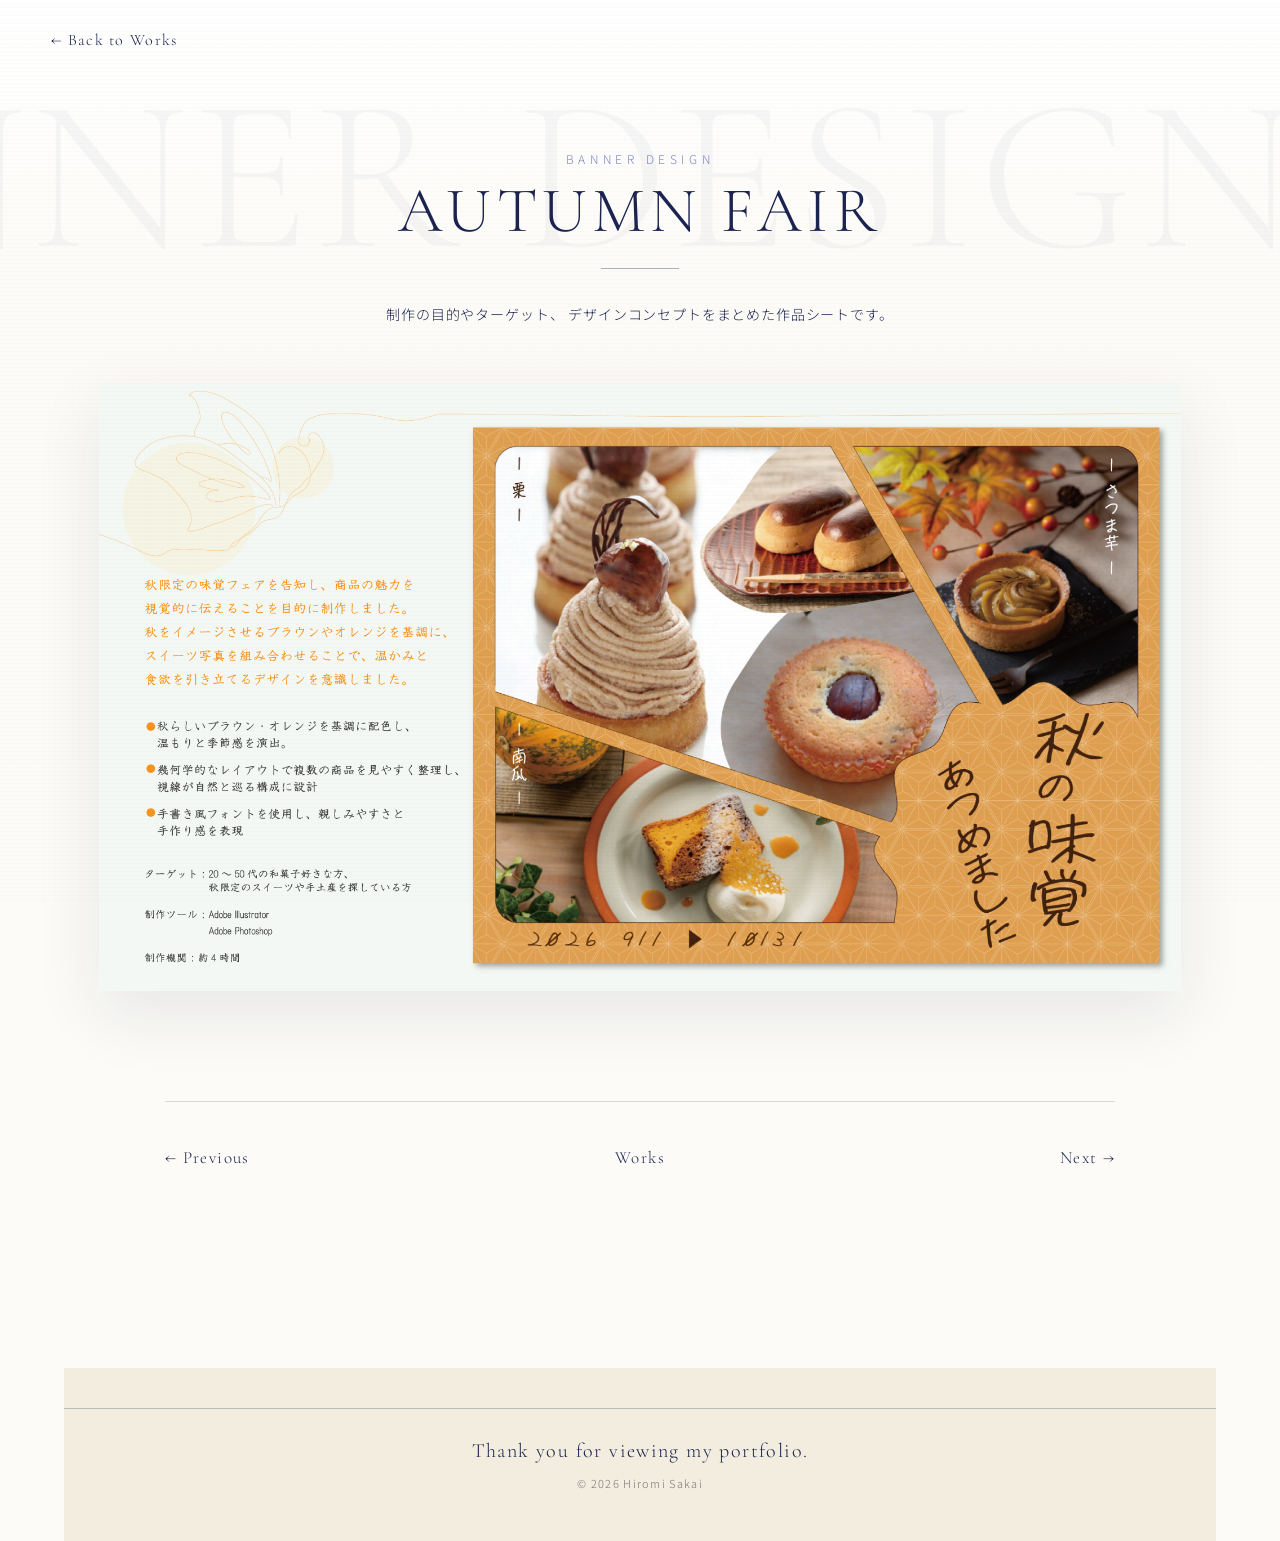
<file: works/autumn-fair.html>
<!DOCTYPE html>
<html lang="ja">

<head>
  <meta charset="UTF-8">
<meta name="viewport" content="width=device-width, initial-scale=1.0">

<title>Autumn Fair | Hiromi Sakai</title>

<meta name="description"
      content="Hiromi Sakai Portfolio - Autumn Fair Banner Design">

<!-- 蝶のファビコン -->
<link rel="icon"
      type="image/png"
      href="../images/favicon.png">

<!-- Google Fonts -->
<link rel="preconnect"
      href="https://fonts.googleapis.com">

<link rel="preconnect"
      href="https://fonts.gstatic.com"
      crossorigin>

<link href="https://fonts.googleapis.com/css2?family=Cormorant+Garamond:wght@300;400&family=Noto+Sans+JP:wght@300;400&display=swap"
      rel="stylesheet">

<link rel="stylesheet"
      href="../css/detail.css">  
</head>

<body>

<header class="detail-header">

    <a href="../index.html#works"
   class="back-btn">
    ← Back to Works
</a>


<main class="detail-main">

    <!-- 大きな背景文字 -->
    <div class="detail-background-text"
         aria-hidden="true">
        BANNER DESIGN
    </div>


    <section class="detail-title">

        <span>BANNER DESIGN</span>

        <h1>AUTUMN FAIR</h1>

        <div class="detail-title-line"></div>

    </section>


    <section class="detail-text">

        <p>
            制作の目的やターゲット、
            デザインコンセプトをまとめた作品シートです。
        </p>

    </section>


    <section class="detail-image">

        <img src="../images/work-banner-04.png"
             alt="オータムフェアのバナーデザイン作品シート">

    </section>


    <nav class="detail-navigation"
         aria-label="作品ページナビゲーション">

        <a href="summer-fair.html"
           class="detail-link">
            ← Previous
        </a>

        <a href="../index.html#works"
           class="detail-link detail-link-works">
            Works
        </a>

        <a href="winter-sale.html"
           class="detail-link">
            Next →
        </a>

    </nav>

</main>

<footer class="detail-footer">

    <div class="footer-line"></div>

    <p>
        Thank you for viewing my portfolio.
    </p>

    <small>
        © 2026 Hiromi Sakai
    </small>

</footer>

</body>

</html>
</file>
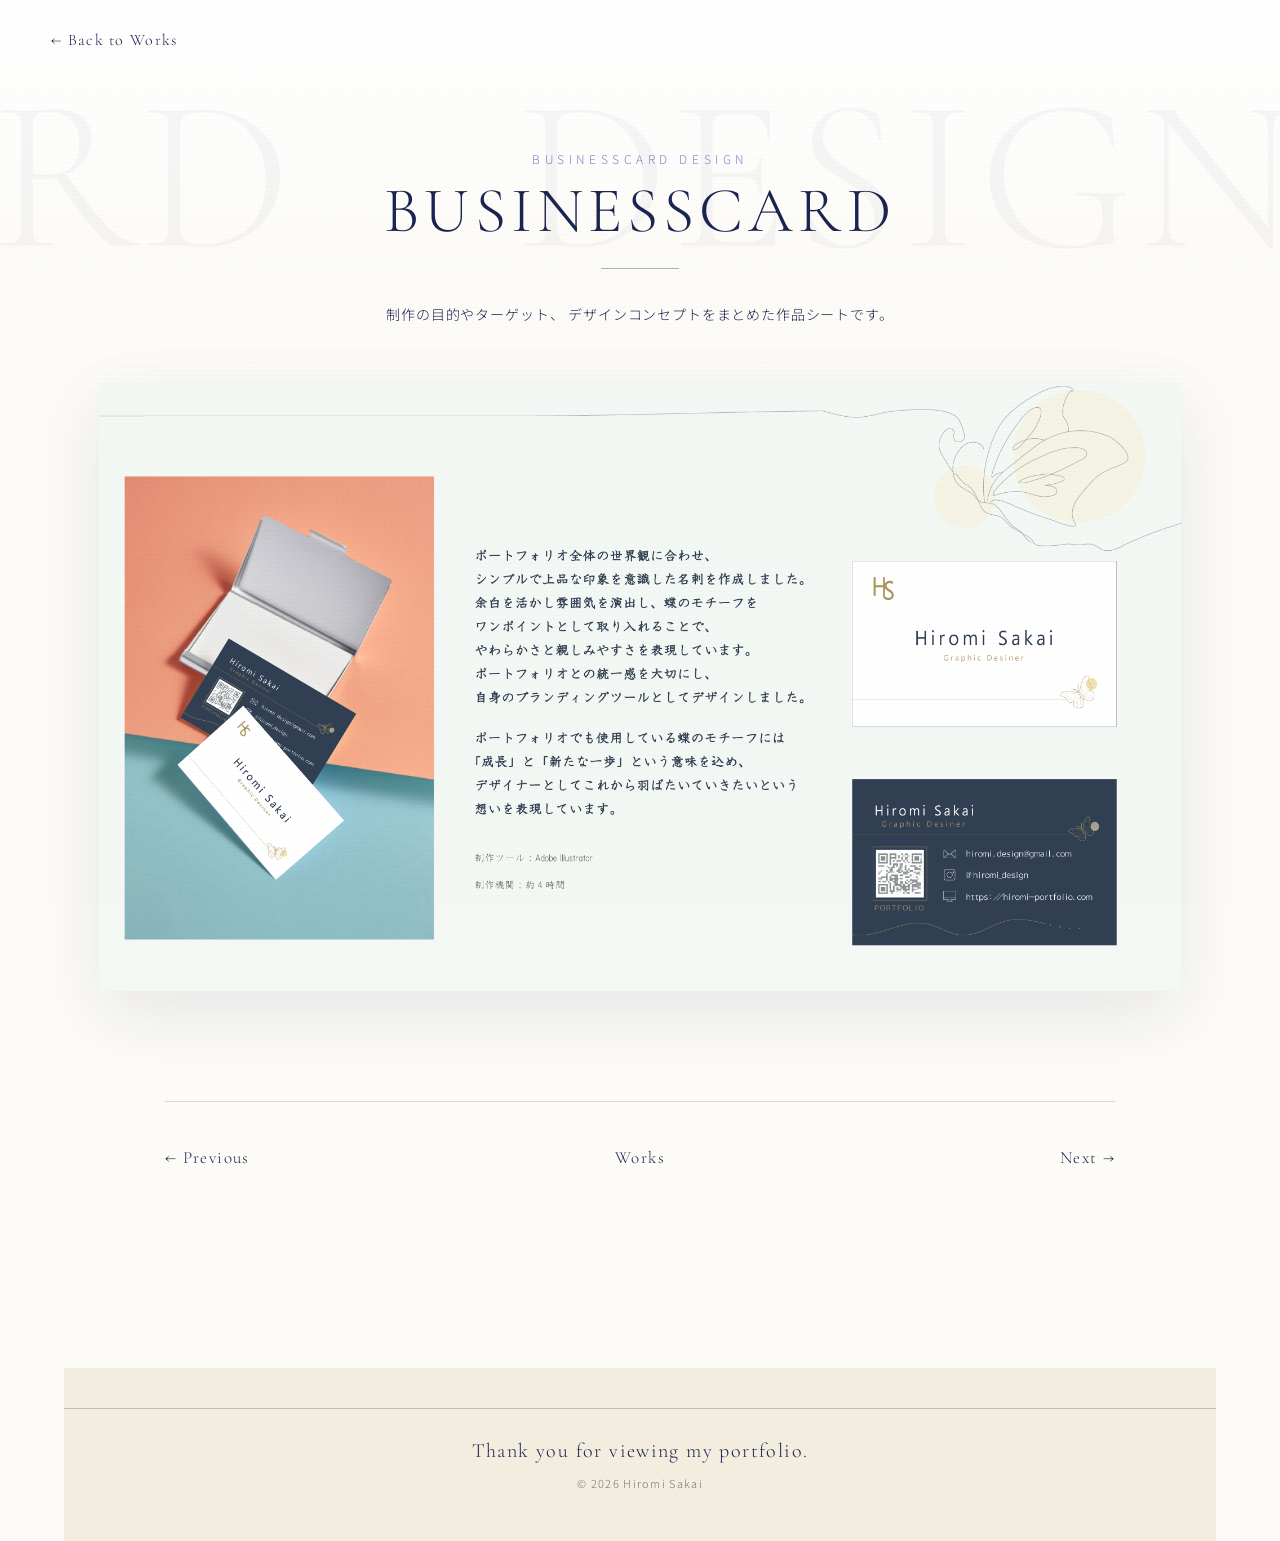
<file: works/business-card.html>
<!DOCTYPE html>
<html lang="ja">

<head>
  <meta charset="UTF-8">
<meta name="viewport" content="width=device-width, initial-scale=1.0">

<title>Business Card | Hiromi Sakai</title>

<meta name="description"
      content="Hiromi Sakai Portfolio - Businesscard Design">

<!-- 蝶のファビコン -->
<link rel="icon"
      type="image/png"
      href="../images/favicon.png">

<!-- Google Fonts -->
<link rel="preconnect"
      href="https://fonts.googleapis.com">

<link rel="preconnect"
      href="https://fonts.gstatic.com"
      crossorigin>

<link href="https://fonts.googleapis.com/css2?family=Cormorant+Garamond:wght@300;400&family=Noto+Sans+JP:wght@300;400&display=swap"
      rel="stylesheet">

<link rel="stylesheet"
      href="../css/detail.css">  
</head>

<body>

<header class="detail-header">

    <a href="../index.html#works"
   class="back-btn">
    ← Back to Works
</a>


<main class="detail-main">

    <!-- 大きな背景文字 -->
    <div class="detail-background-text"
         aria-hidden="true">
        BUSINESSCARD　DESIGN
    </div>


    <section class="detail-title">

        <span>BUSINESSCARD DESIGN</span>

        <h1>BUSINESSCARD</h1>

        <div class="detail-title-line"></div>

    </section>


    <section class="detail-text">

        <p>
            制作の目的やターゲット、
            デザインコンセプトをまとめた作品シートです。
        </p>

    </section>


    <section class="detail-image">

        <img src="../images/work-business-card.png"
             alt="名刺デザイン作品シート">

    </section>


    <nav class="detail-navigation"
         aria-label="作品ページナビゲーション">

        <a href="handmade-goods-shop.html"
           class="detail-link">
            ← Previous
        </a>

        <a href="../index.html#works"
           class="detail-link detail-link-works">
            Works
        </a>

        <a href="lykke.html"
           class="detail-link">
            Next →
        </a>

    </nav>

</main>

<footer class="detail-footer">

    <div class="footer-line"></div>

    <p>
        Thank you for viewing my portfolio.
    </p>

    <small>
        © 2026 Hiromi Sakai
    </small>

</footer>

</body>

</html>
</file>
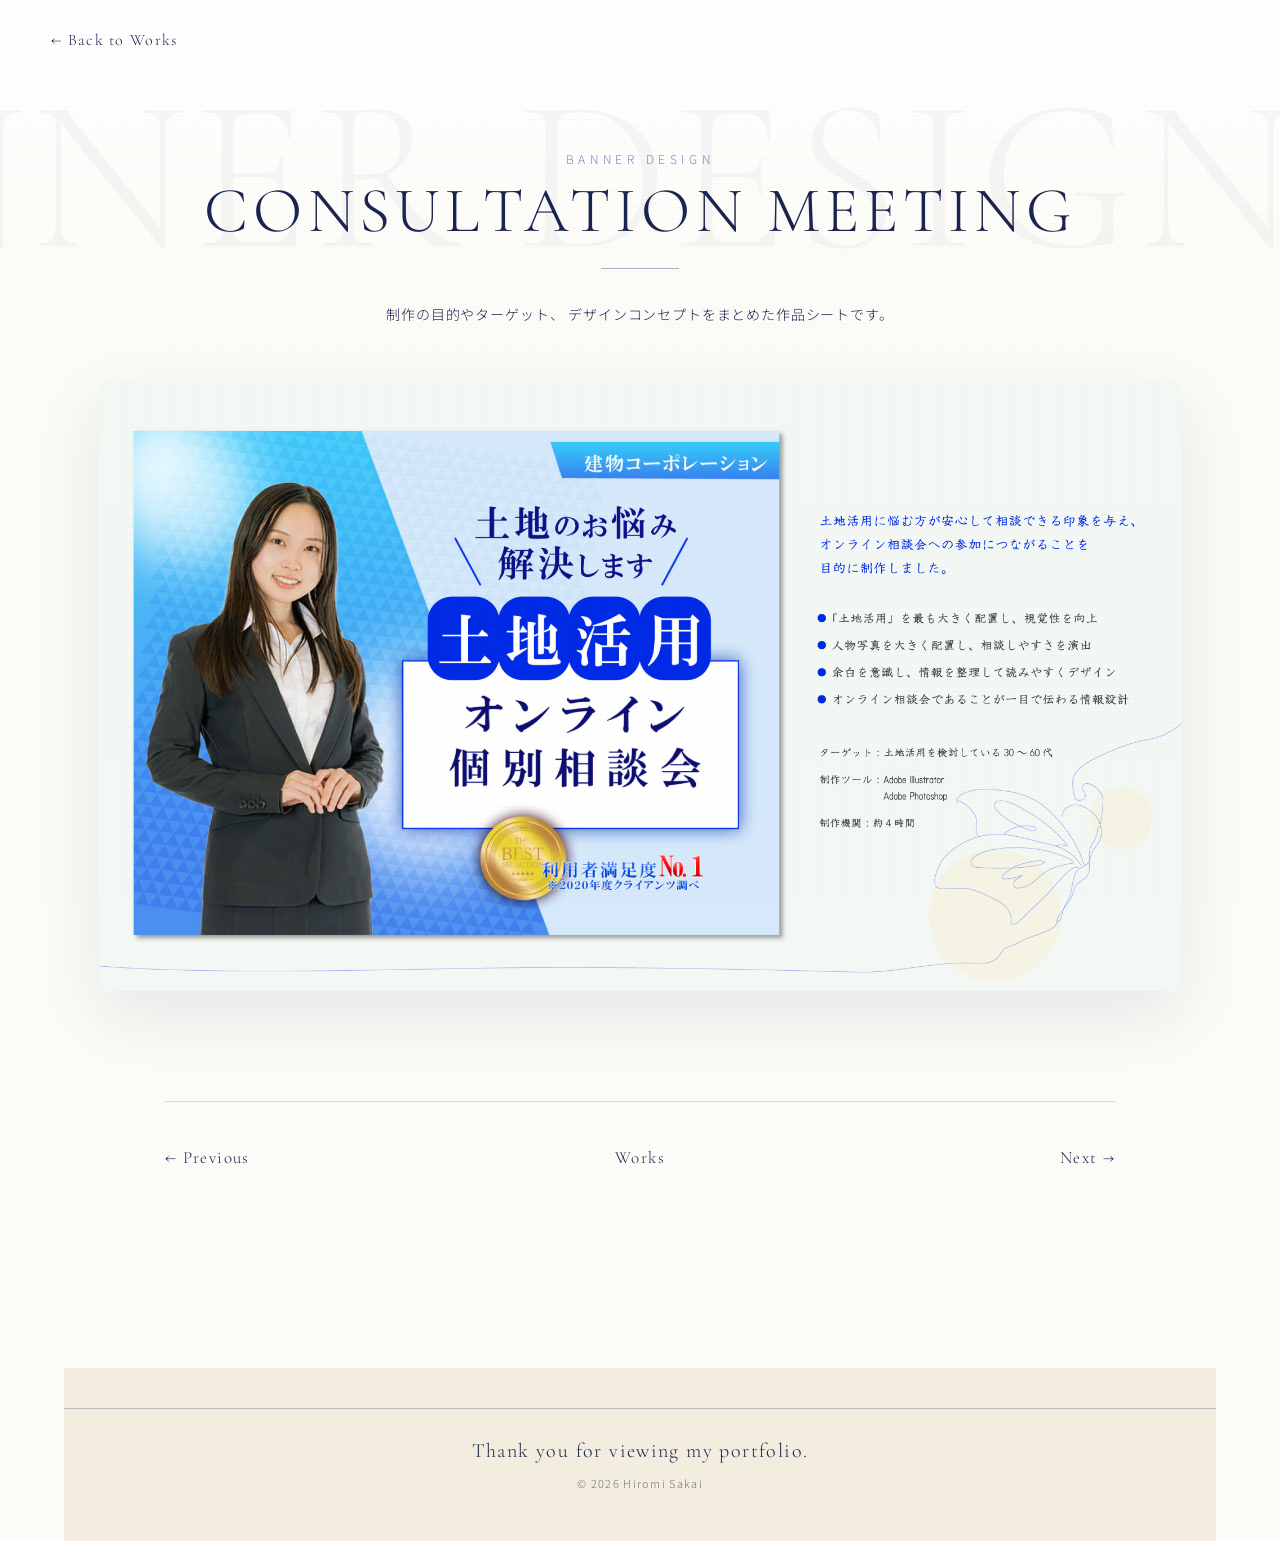
<file: works/consultation-meeting.html>
<!DOCTYPE html>
<html lang="ja">

<head>
  <meta charset="UTF-8">
<meta name="viewport" content="width=device-width, initial-scale=1.0">

<title>Consultation Meeting | Hiromi Sakai</title>

<meta name="description"
      content="Hiromi Sakai Portfolio - Consultation Meeting Banner Design">

<!-- 蝶のファビコン -->
<link rel="icon"
      type="image/png"
      href="../images/favicon.png">

<!-- Google Fonts -->
<link rel="preconnect"
      href="https://fonts.googleapis.com">

<link rel="preconnect"
      href="https://fonts.gstatic.com"
      crossorigin>

<link href="https://fonts.googleapis.com/css2?family=Cormorant+Garamond:wght@300;400&family=Noto+Sans+JP:wght@300;400&display=swap"
      rel="stylesheet">

<link rel="stylesheet"
      href="../css/detail.css">  
</head>

<body>

<header class="detail-header">

    <a href="../index.html#works"
   class="back-btn">
    ← Back to Works
</a>


<main class="detail-main">

    <!-- 大きな背景文字 -->
    <div class="detail-background-text"
         aria-hidden="true">
        BANNER DESIGN
    </div>


    <section class="detail-title">

        <span>BANNER DESIGN</span>

        <h1>CONSULTATION MEETING</h1>

        <div class="detail-title-line"></div>

    </section>


    <section class="detail-text">

        <p>
            制作の目的やターゲット、
            デザインコンセプトをまとめた作品シートです。
        </p>

    </section>


    <section class="detail-image">

        <img src="../images/work-banner-01.png"
             alt="オンライン説明会のバナーデザイン作品シート">

    </section>


    <nav class="detail-navigation"
         aria-label="作品ページナビゲーション">

        <a href="lemon-pop.html"
           class="detail-link">
            ← Previous
        </a>

        <a href="../index.html#works"
           class="detail-link detail-link-works">
            Works
        </a>

        <a href="strawberry-fair.html"
           class="detail-link">
            Next →
        </a>

    </nav>

</main>

<footer class="detail-footer">

    <div class="footer-line"></div>

    <p>
        Thank you for viewing my portfolio.
    </p>

    <small>
        © 2026 Hiromi Sakai
    </small>

</footer>

</body>

</html>
</file>
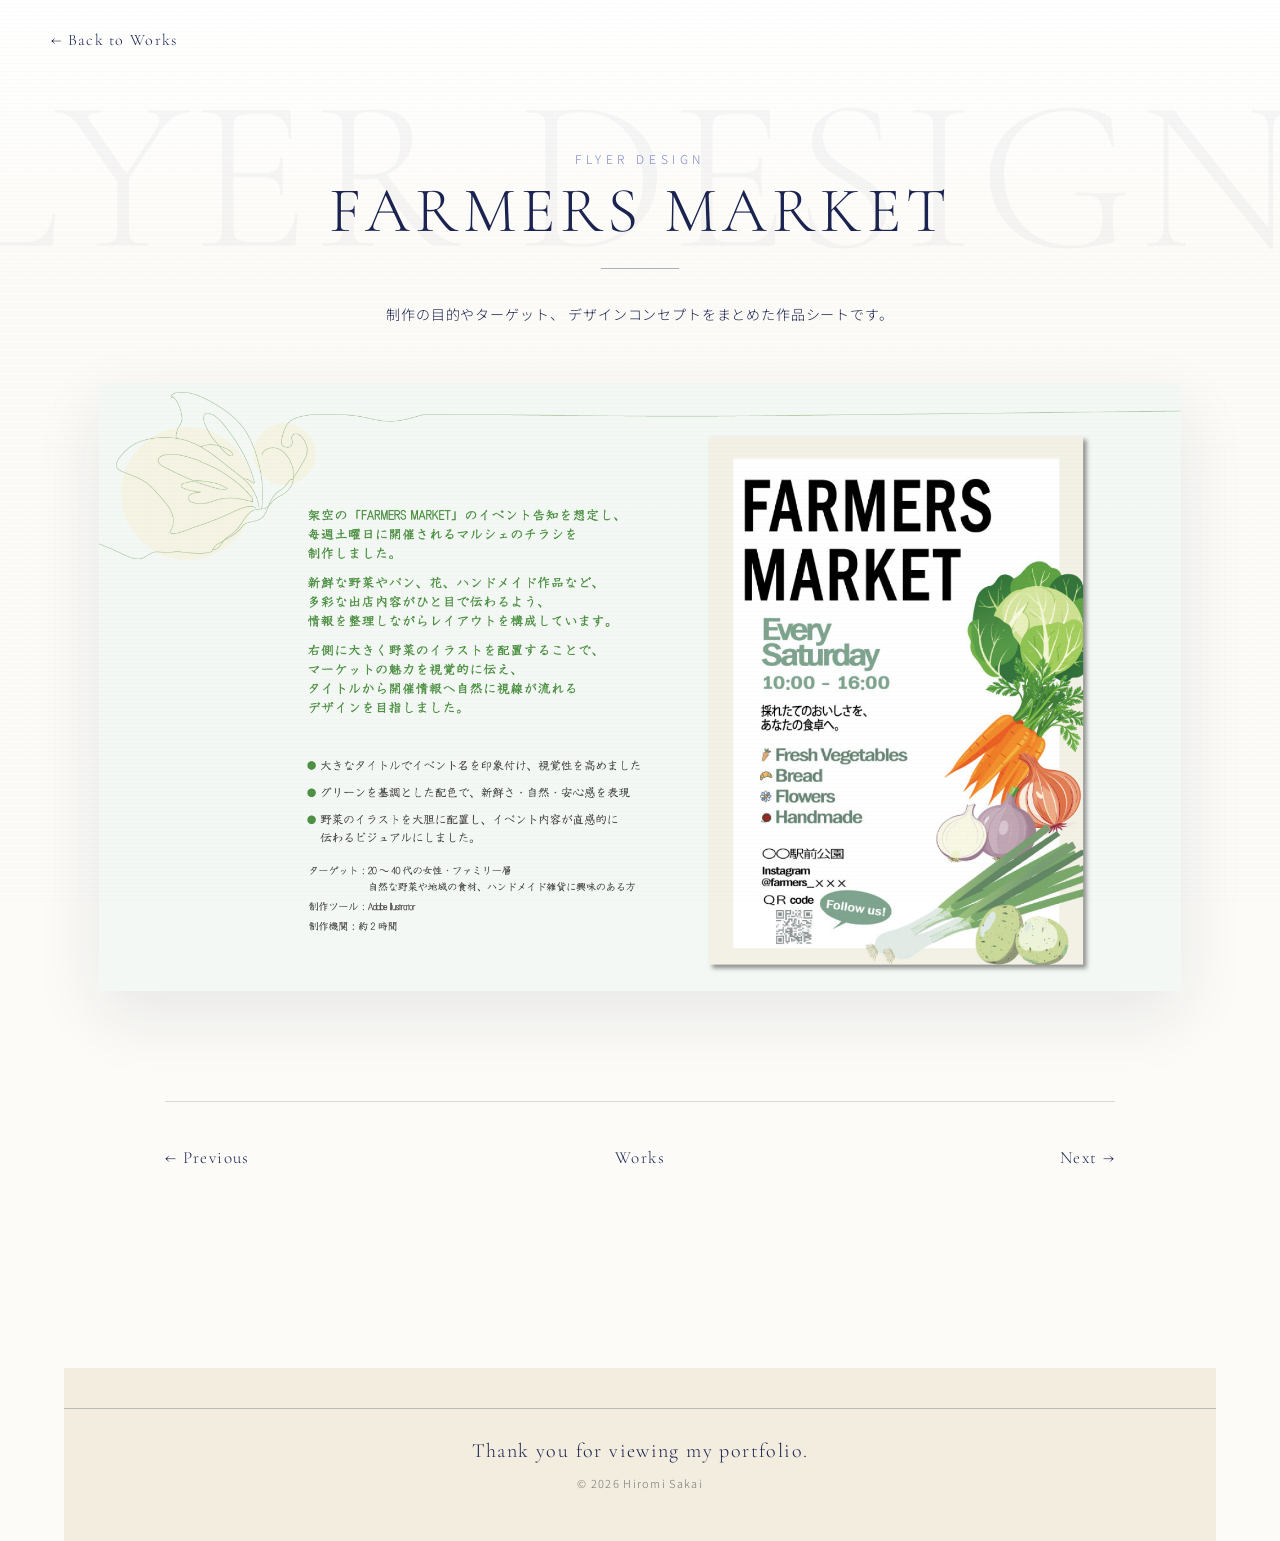
<file: works/farmers-market.html>
<!DOCTYPE html>
<html lang="ja">

<head>
  <meta charset="UTF-8">
<meta name="viewport" content="width=device-width, initial-scale=1.0">

<title>Farmers Market | Hiromi Sakai</title>

<meta name="description"
      content="Hiromi Sakai Portfolio - Farmers Market Flyer Design">

<!-- 蝶のファビコン -->
<link rel="icon"
      type="image/png"
      href="../images/favicon.png">

<!-- Google Fonts -->
<link rel="preconnect"
      href="https://fonts.googleapis.com">

<link rel="preconnect"
      href="https://fonts.gstatic.com"
      crossorigin>

<link href="https://fonts.googleapis.com/css2?family=Cormorant+Garamond:wght@300;400&family=Noto+Sans+JP:wght@300;400&display=swap"
      rel="stylesheet">

<link rel="stylesheet"
      href="../css/detail.css">  
</head>

<body>

<header class="detail-header">

    <a href="../index.html#works"
   class="back-btn">
    ← Back to Works
</a>


<main class="detail-main">

    <!-- 大きな背景文字 -->
    <div class="detail-background-text"
         aria-hidden="true">
        FLYER DESIGN
    </div>


    <section class="detail-title">

        <span>FLYER DESIGN</span>

        <h1>FARMERS MARKET</h1>

        <div class="detail-title-line"></div>

    </section>


    <section class="detail-text">

        <p>
            制作の目的やターゲット、
            デザインコンセプトをまとめた作品シートです。
        </p>

    </section>


    <section class="detail-image">

        <img src="../images/work-flyer-01.png"
             alt="ファーマーズマーケットのチラシデザイン作品シート">

    </section>


    <nav class="detail-navigation"
         aria-label="作品ページナビゲーション">

        <a href="winter-sale.html"
           class="detail-link">
            ← Previous
        </a>

        <a href="../index.html#works"
           class="detail-link detail-link-works">
            Works
        </a>

        <a href="grand-open.html"
           class="detail-link">
            Next →
        </a>

    </nav>

</main>

<footer class="detail-footer">

    <div class="footer-line"></div>

    <p>
        Thank you for viewing my portfolio.
    </p>

    <small>
        © 2026 Hiromi Sakai
    </small>

</footer>

</body>

</html>
</file>
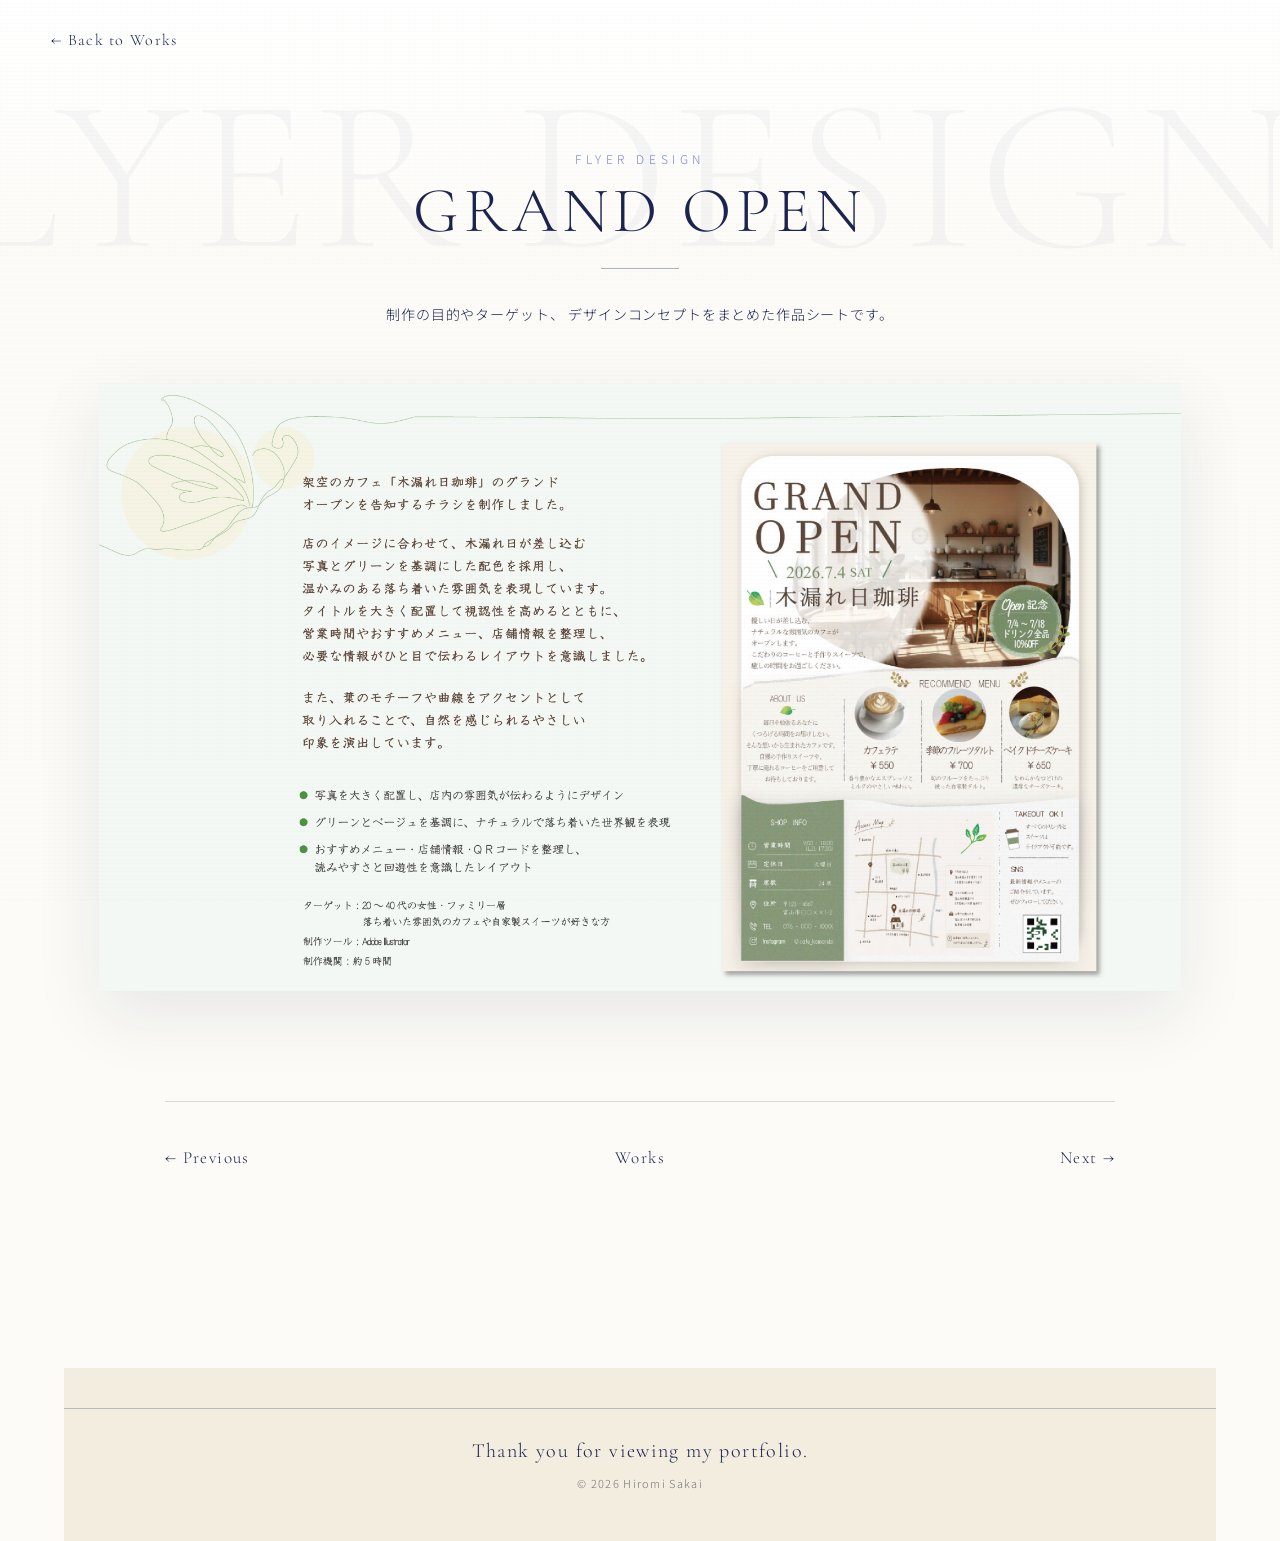
<file: works/grand-open.html>
<!DOCTYPE html>
<html lang="ja">

<head>
  <meta charset="UTF-8">
<meta name="viewport" content="width=device-width, initial-scale=1.0">

<title>Grand Open | Hiromi Sakai</title>

<meta name="description"
      content="Hiromi Sakai Portfolio - Farmers Market Flyer Design">

<!-- 蝶のファビコン -->
<link rel="icon"
      type="image/png"
      href="../images/favicon.png">

<!-- Google Fonts -->
<link rel="preconnect"
      href="https://fonts.googleapis.com">

<link rel="preconnect"
      href="https://fonts.gstatic.com"
      crossorigin>

<link href="https://fonts.googleapis.com/css2?family=Cormorant+Garamond:wght@300;400&family=Noto+Sans+JP:wght@300;400&display=swap"
      rel="stylesheet">

<link rel="stylesheet"
      href="../css/detail.css">  
</head>

<body>

<header class="detail-header">

    <a href="../index.html#works"
   class="back-btn">
    ← Back to Works
</a>


<main class="detail-main">

    <!-- 大きな背景文字 -->
    <div class="detail-background-text"
         aria-hidden="true">
        FLYER DESIGN
    </div>


    <section class="detail-title">

        <span>FLYER DESIGN</span>

        <h1>GRAND OPEN</h1>

        <div class="detail-title-line"></div>

    </section>


    <section class="detail-text">

        <p>
            制作の目的やターゲット、
            デザインコンセプトをまとめた作品シートです。
        </p>

    </section>


    <section class="detail-image">

        <img src="../images/work-flyer-02.png"
             alt="グランドオープンのチラシデザイン作品シート">

    </section>


    <nav class="detail-navigation"
         aria-label="作品ページナビゲーション">

        <a href="farmers-market.html"
           class="detail-link">
            ← Previous
        </a>

        <a href="../index.html#works"
           class="detail-link detail-link-works">
            Works
        </a>

        <a href="wedding-hall.html"
           class="detail-link">
            Next →
        </a>

    </nav>

</main>

<footer class="detail-footer">

    <div class="footer-line"></div>

    <p>
        Thank you for viewing my portfolio.
    </p>

    <small>
        © 2026 Hiromi Sakai
    </small>

</footer>

</body>

</html>
</file>
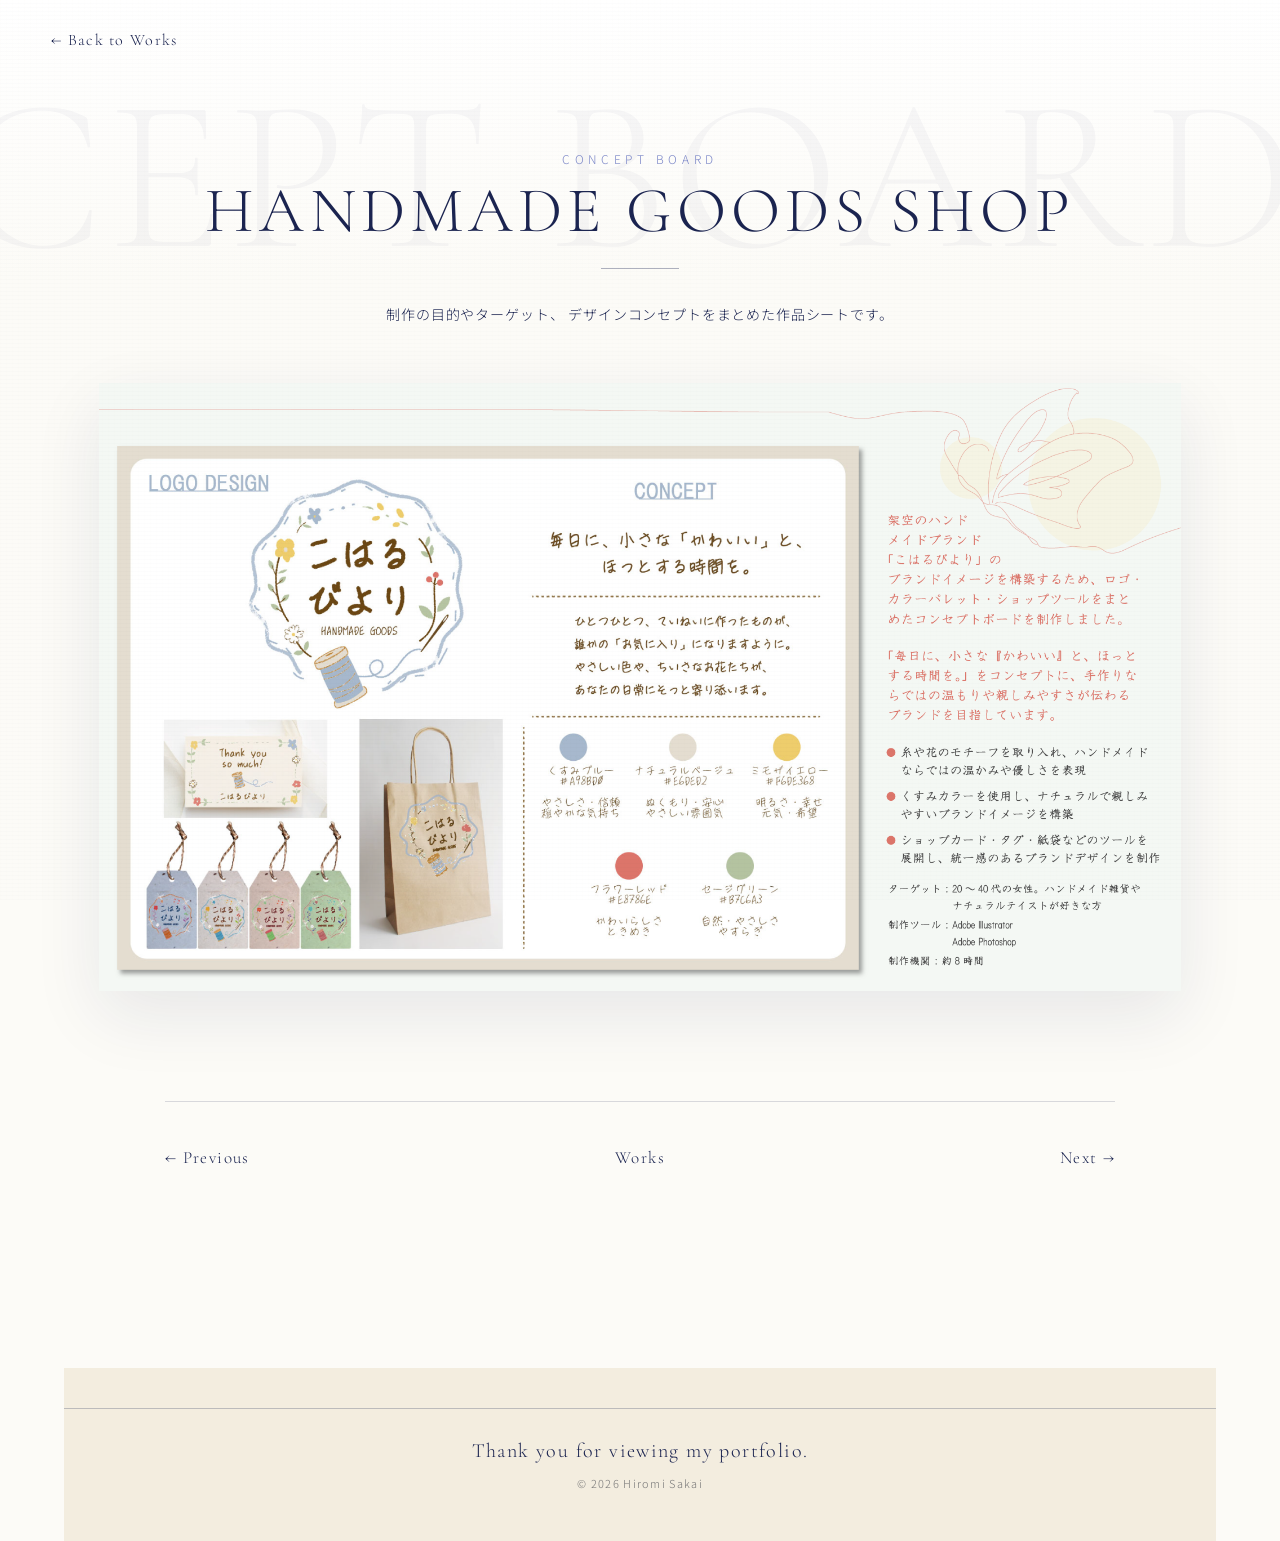
<file: works/handmade-goods-shop.html>
<!DOCTYPE html>
<html lang="ja">

<head>
  <meta charset="UTF-8">
<meta name="viewport" content="width=device-width, initial-scale=1.0">

<title>Handmade Goods Shop | Hiromi Sakai</title>

<meta name="description"
      content="Hiromi Sakai Portfolio - Handmade Goods Shop Concept Board">

<!-- 蝶のファビコン -->
<link rel="icon"
      type="image/png"
      href="../images/favicon.png">

<!-- Google Fonts -->
<link rel="preconnect"
      href="https://fonts.googleapis.com">

<link rel="preconnect"
      href="https://fonts.gstatic.com"
      crossorigin>

<link href="https://fonts.googleapis.com/css2?family=Cormorant+Garamond:wght@300;400&family=Noto+Sans+JP:wght@300;400&display=swap"
      rel="stylesheet">

<link rel="stylesheet"
      href="../css/detail.css">  
</head>

<body>

<header class="detail-header">

    <a href="../index.html#works"
   class="back-btn">
    ← Back to Works
</a>


<main class="detail-main">

    <!-- 大きな背景文字 -->
    <div class="detail-background-text"
         aria-hidden="true">
        CONCEPT BOARD
    </div>


    <section class="detail-title">

        <span>CONCEPT BOARD</span>

        <h1>HANDMADE GOODS SHOP</h1>

        <div class="detail-title-line"></div>

    </section>


    <section class="detail-text">

        <p>
            制作の目的やターゲット、
            デザインコンセプトをまとめた作品シートです。
        </p>

    </section>


    <section class="detail-image">

        <img src="../images/work-concept-02.png"
             alt="ハンドメイドショップのコンセプトボード作品シート">

    </section>


    <nav class="detail-navigation"
         aria-label="作品ページナビゲーション">

        <a href="wedding-hall.html"
           class="detail-link">
            ← Previous
        </a>

        <a href="../index.html#works"
           class="detail-link detail-link-works">
            Works
        </a>

        <a href="business-card.html"
           class="detail-link">
            Next →
        </a>

    </nav>

</main>

<footer class="detail-footer">

    <div class="footer-line"></div>

    <p>
        Thank you for viewing my portfolio.
    </p>

    <small>
        © 2026 Hiromi Sakai
    </small>

</footer>

</body>

</html>
</file>
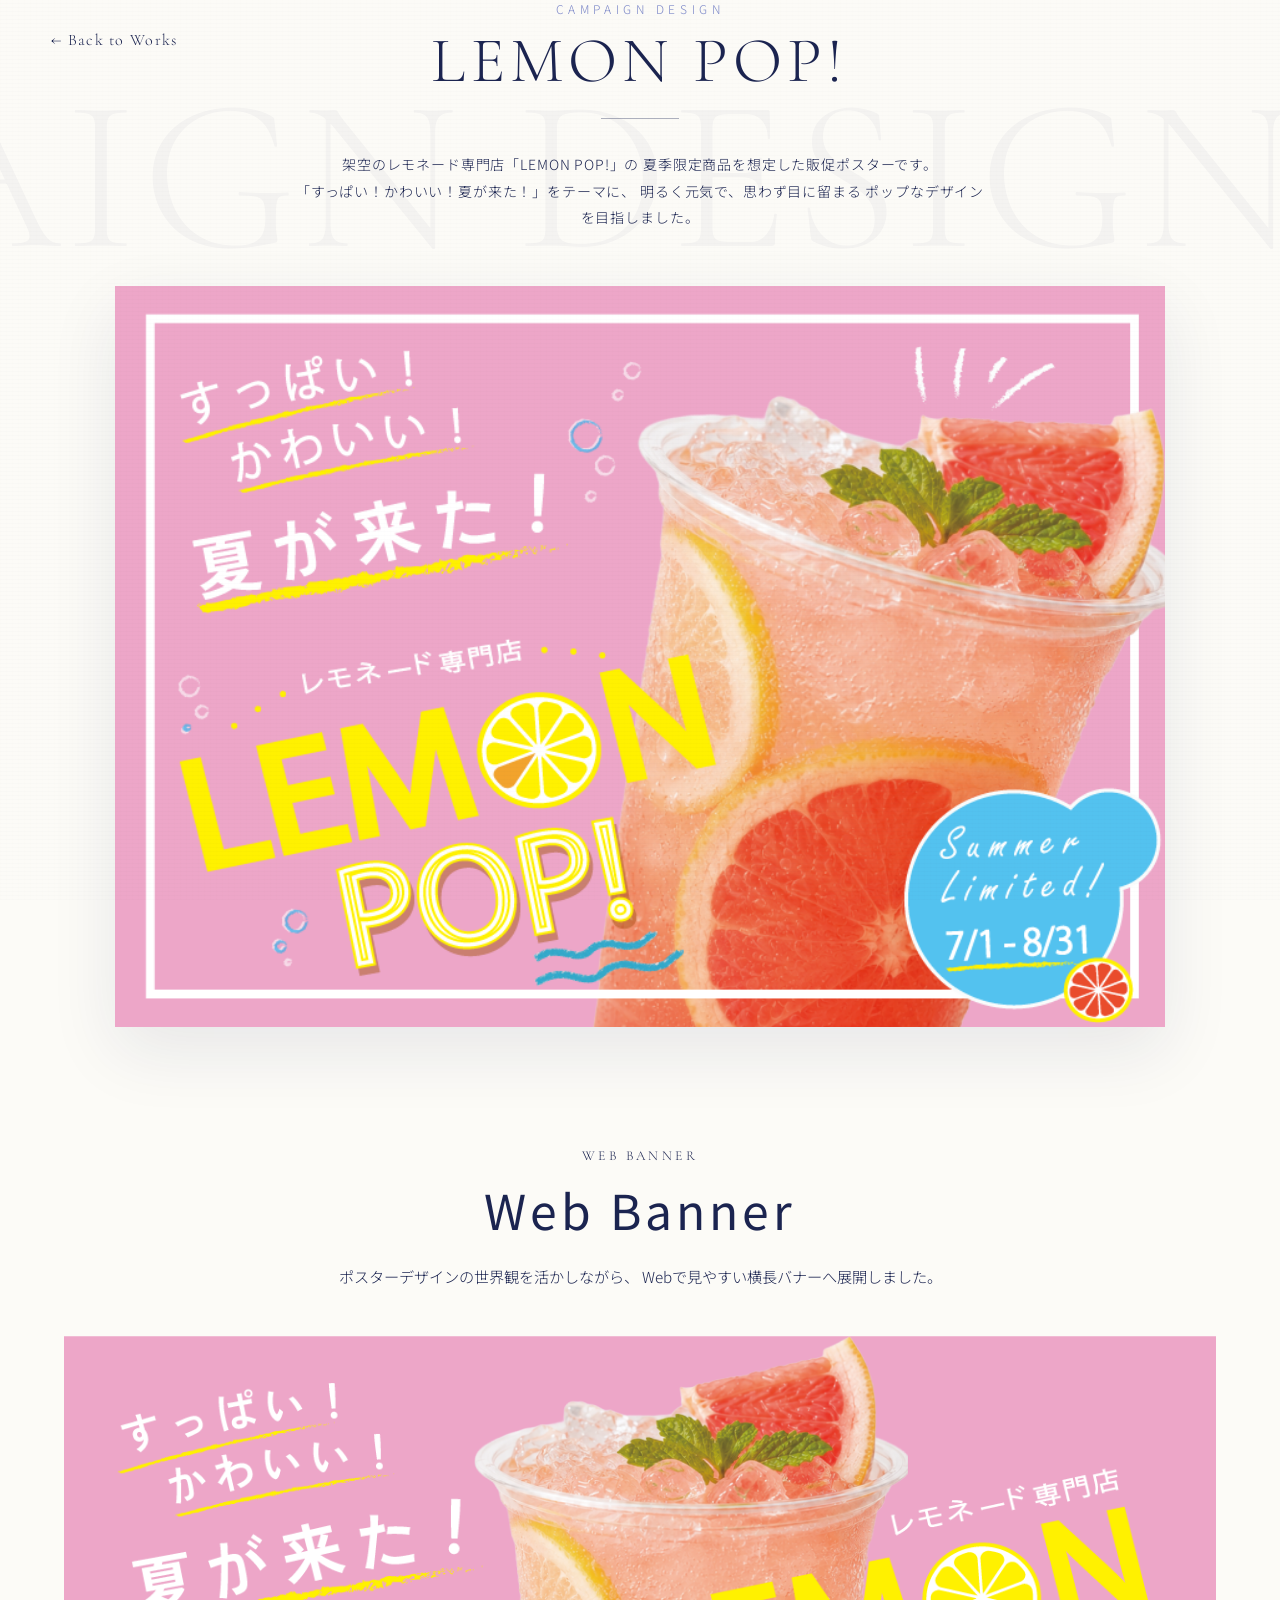
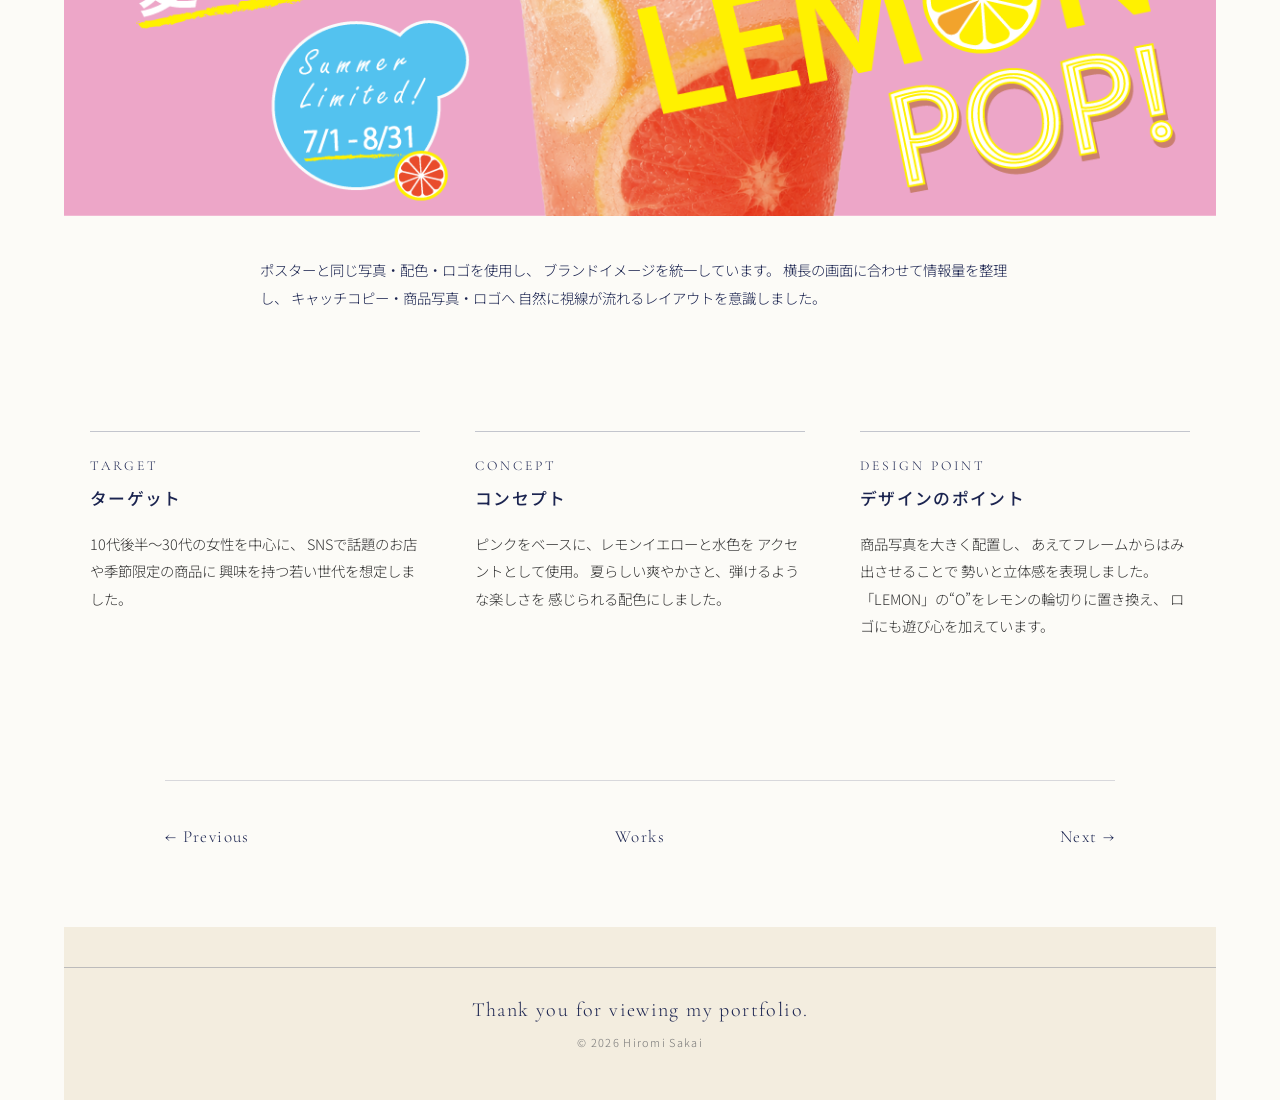
<file: works/lemon-pop.html>
<!DOCTYPE html>
<html lang="ja">

<head>
  <meta charset="UTF-8">
<meta name="viewport" content="width=device-width, initial-scale=1.0">

<title>LEMON POP! | Hiromi Sakai</title>

<meta name="description"
      content="Hiromi Sakai Portfolio - LEMON POP! POSTER DESIGNS">

<!-- 蝶のファビコン -->
<link rel="icon"
      type="image/png"
      href="../images/favicon.png">

<!-- Google Fonts -->
<link rel="preconnect"
      href="https://fonts.googleapis.com">

<link rel="preconnect"
      href="https://fonts.gstatic.com"
      crossorigin>

<link href="https://fonts.googleapis.com/css2?family=Cormorant+Garamond:wght@300;400&family=Noto+Sans+JP:wght@300;400&display=swap"
      rel="stylesheet">

<link rel="stylesheet"
      href="../css/detail.css">  
</head>
<body>

<a href="../index.html#works"
   class="back-btn">
    ← Back to Works
</a>


<!-- 大きな背景文字 -->
<div class="detail-background-text"
     aria-hidden="true">
    CAMPAIGN DESIGN
</div>


<section class="detail-title">

    <span>CAMPAIGN DESIGN</span>

    <h1>LEMON POP!</h1>

    <div class="detail-title-line"></div>

</section>


<!-- 作品概要 -->
<section class="detail-text">

    <p>
        架空のレモネード専門店「LEMON POP!」の
        夏季限定商品を想定した販促ポスターです。
    </p>

    <p>
        「すっぱい！かわいい！夏が来た！」をテーマに、
        明るく元気で、思わず目に留まる
        ポップなデザインを目指しました。
    </p>

</section>


<!-- 作品画像 -->
<section class="detail-image lemon-poster-image">

    <img src="../images/work-lemon-pop.png"
         alt="レモネード専門店 LEMON POP! 夏季限定ポスターデザイン">

</section>
<!-- =========================
     WEB BANNER
========================= -->
<section class="lemon-banner-section">

    <div class="lemon-banner-heading">

        <span>WEB BANNER</span>

        <h2>Web Banner</h2>

        <p>
            ポスターデザインの世界観を活かしながら、
            Webで見やすい横長バナーへ展開しました。
        </p>

    </div>


    <div class="lemon-banner-image">

        <img src="../images/work-lemon-pop-banner.png"
             alt="LEMON POP! 夏季限定キャンペーン Webバナー">

    </div>


    <div class="lemon-banner-text">

        <p>
            ポスターと同じ写真・配色・ロゴを使用し、
            ブランドイメージを統一しています。
            横長の画面に合わせて情報量を整理し、
            キャッチコピー・商品写真・ロゴへ
            自然に視線が流れるレイアウトを意識しました。
        </p>

    </div>

</section>


<!-- 制作について -->
<section class="lemon-detail-info">

    <div class="lemon-info-item">
        <span>TARGET</span>
        <h2>ターゲット</h2>

        <p>
            10代後半〜30代の女性を中心に、
            SNSで話題のお店や季節限定の商品に
            興味を持つ若い世代を想定しました。
        </p>
    </div>


    <div class="lemon-info-item">
        <span>CONCEPT</span>
        <h2>コンセプト</h2>

        <p>
            ピンクをベースに、レモンイエローと水色を
            アクセントとして使用。
            夏らしい爽やかさと、弾けるような楽しさを
            感じられる配色にしました。
        </p>
    </div>


    <div class="lemon-info-item">
        <span>DESIGN POINT</span>
        <h2>デザインのポイント</h2>

        <p>
            商品写真を大きく配置し、
            あえてフレームからはみ出させることで
            勢いと立体感を表現しました。
            「LEMON」の“O”をレモンの輪切りに置き換え、
            ロゴにも遊び心を加えています。
        </p>
    </div>

</section>


<!-- 作品ナビゲーション -->
<nav class="detail-navigation"
     aria-label="作品ページナビゲーション">

    <a href="lykke.html"
       class="detail-link">
        ← Previous
    </a>

    <a href="../index.html#works"
       class="detail-link detail-link-works">
        Works
    </a>

    <a href="consultation-meeting.html"
       class="detail-link">
        Next →
    </a>

</nav>


<footer class="detail-footer">

    <div class="footer-line"></div>

    <p>
        Thank you for viewing my portfolio.
    </p>

    <small>
        © 2026 Hiromi Sakai
    </small>

</footer>
</body>
</html>
</file>
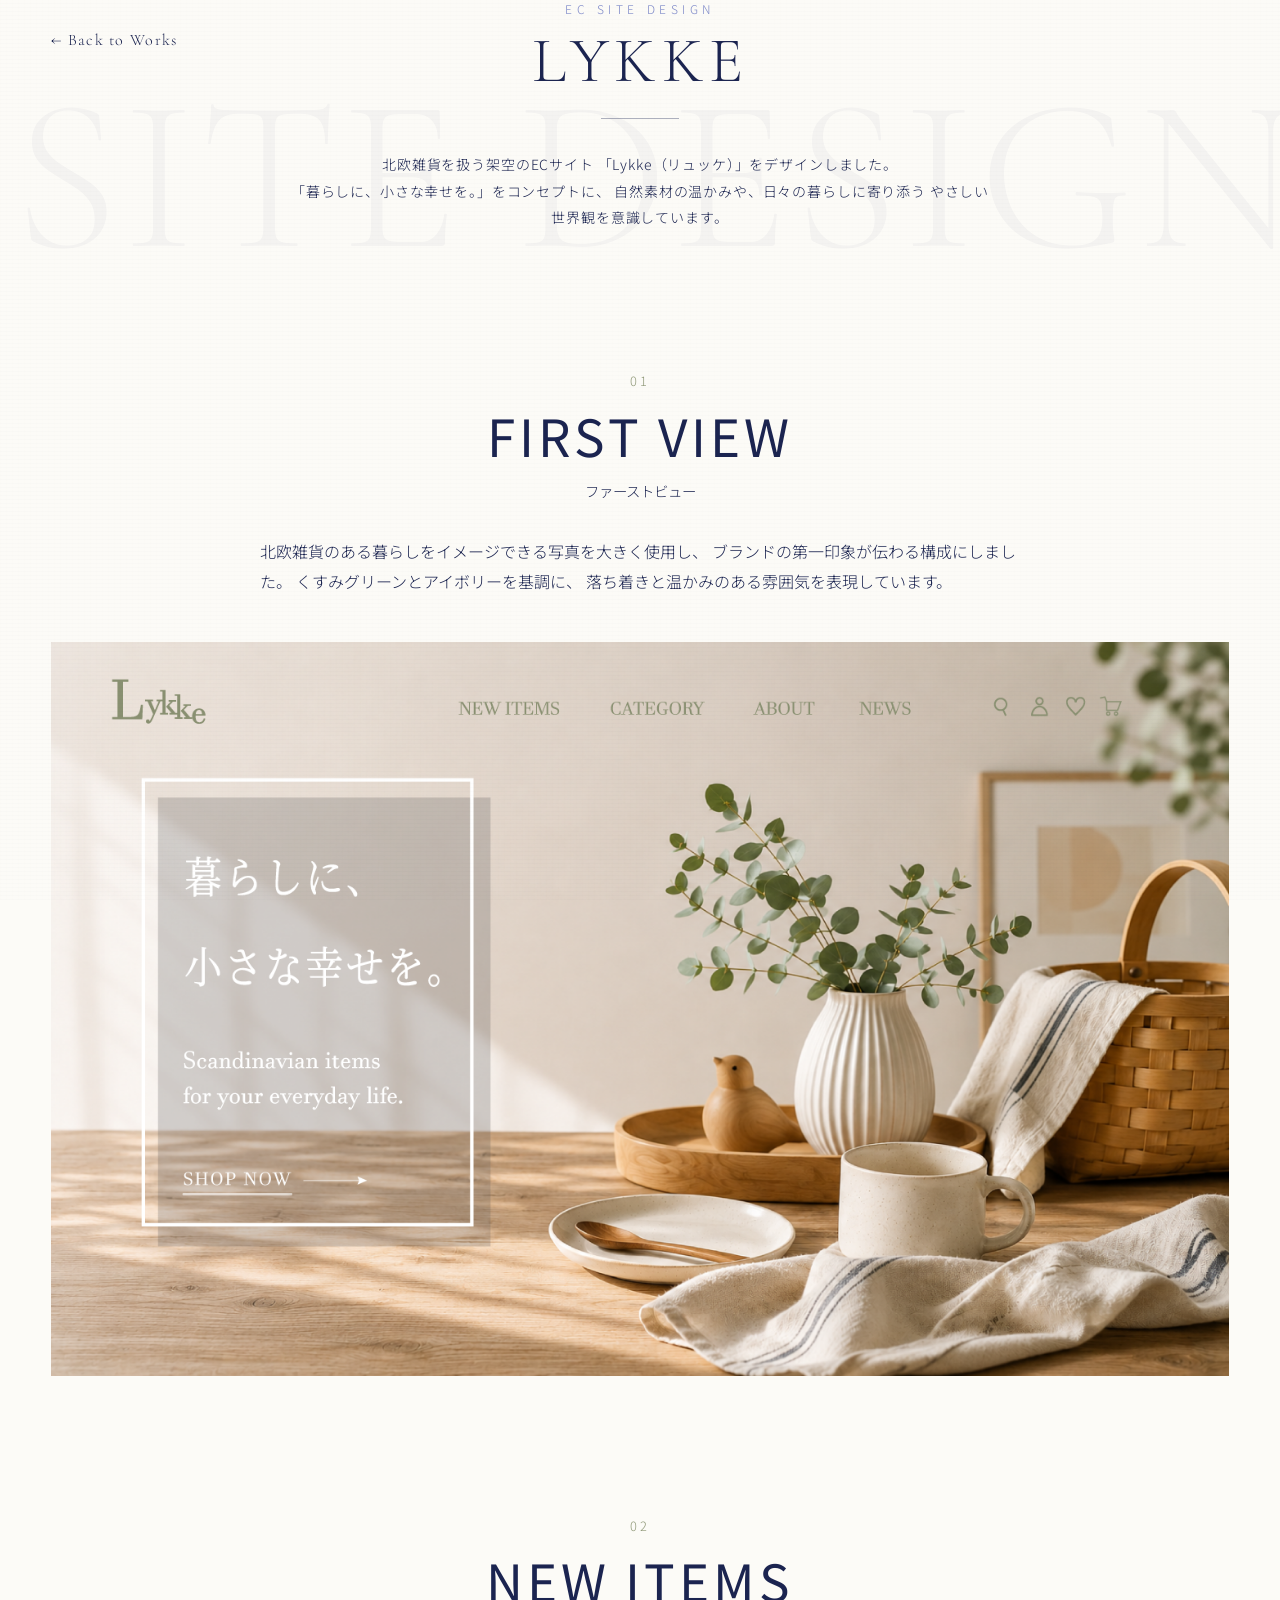
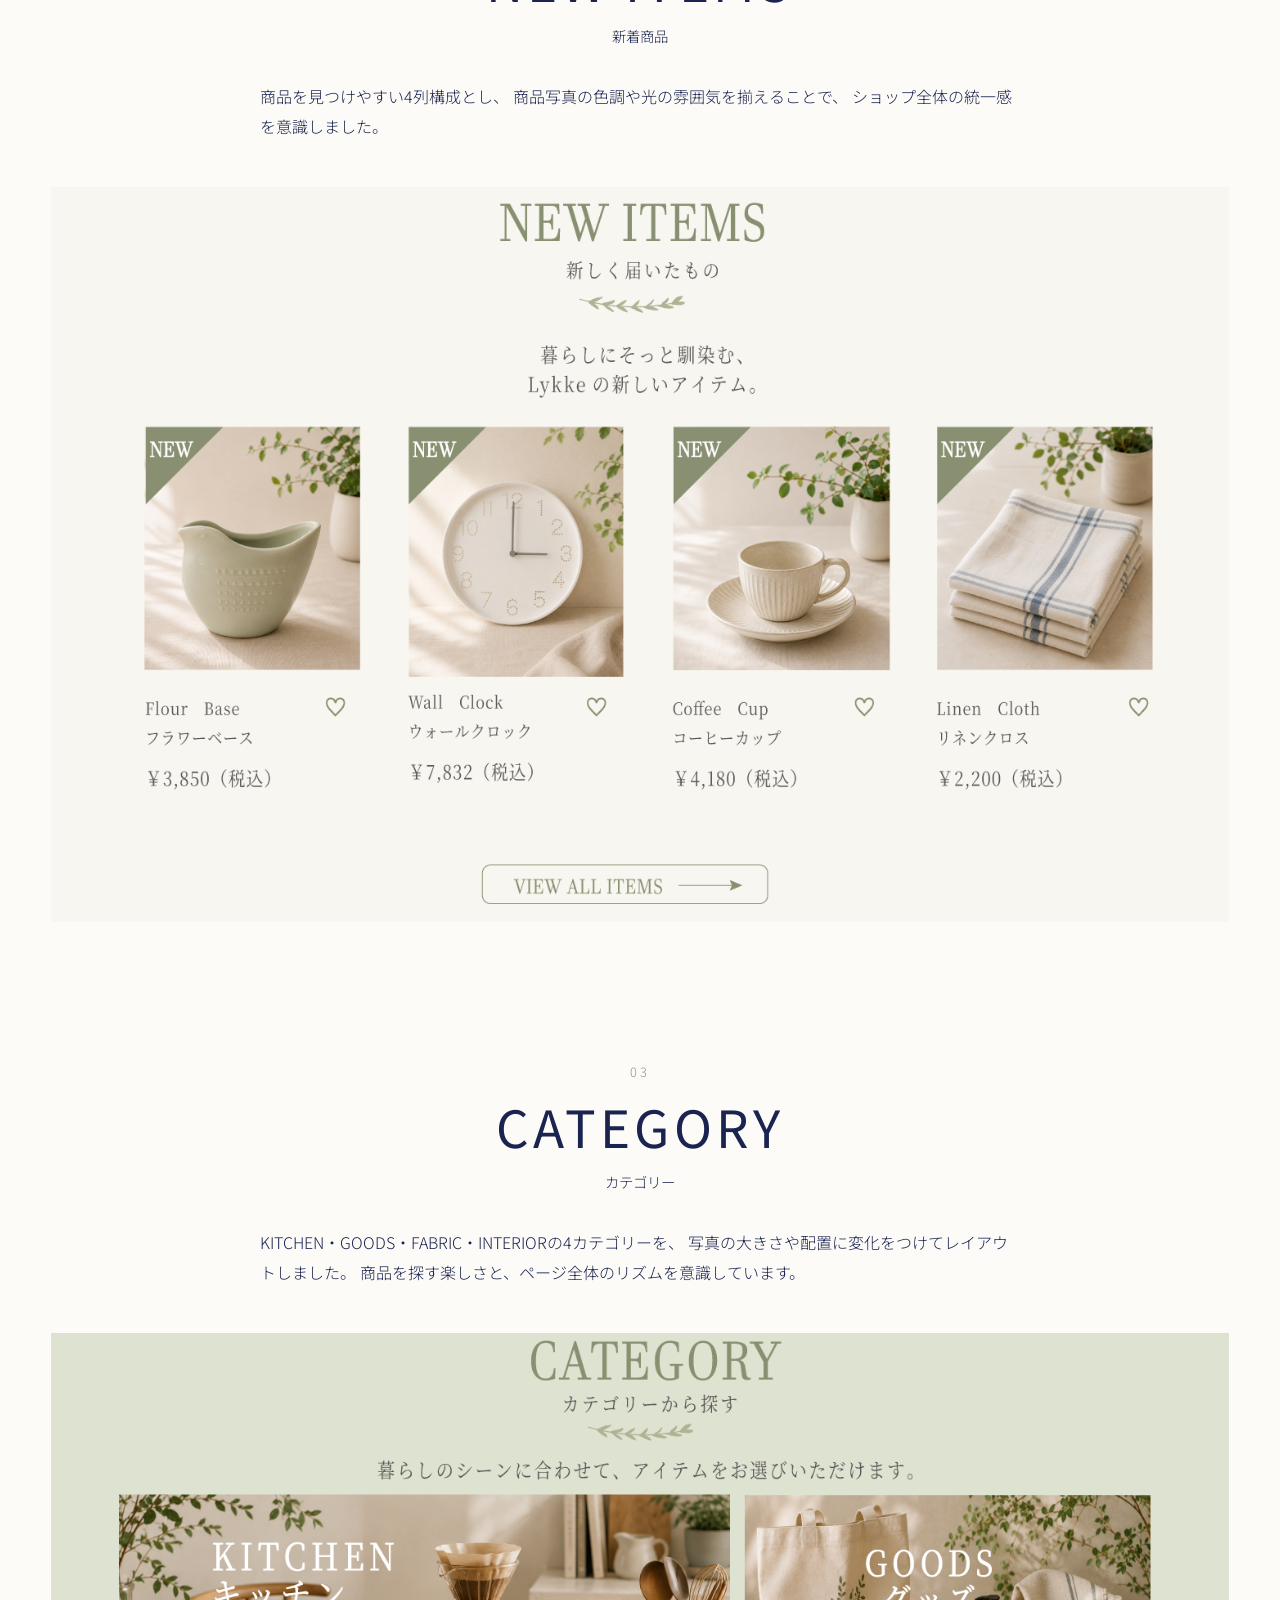
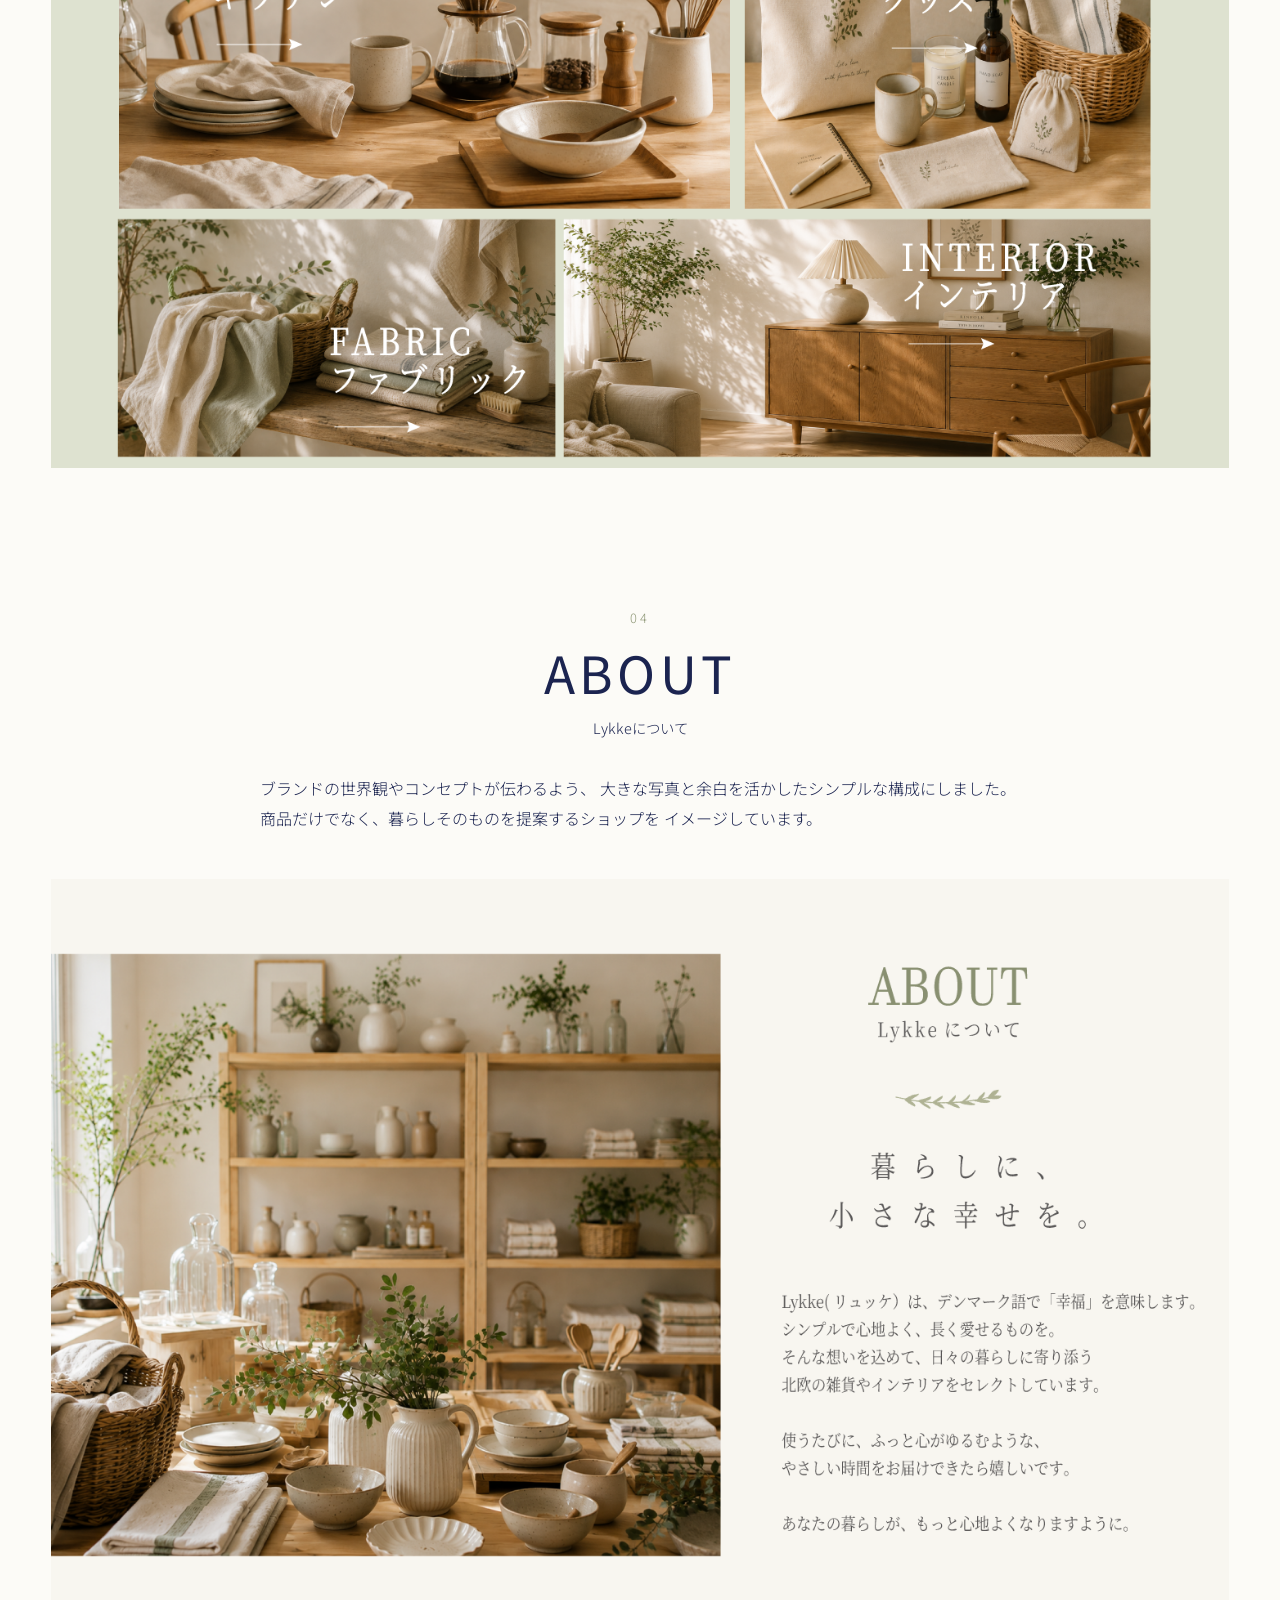
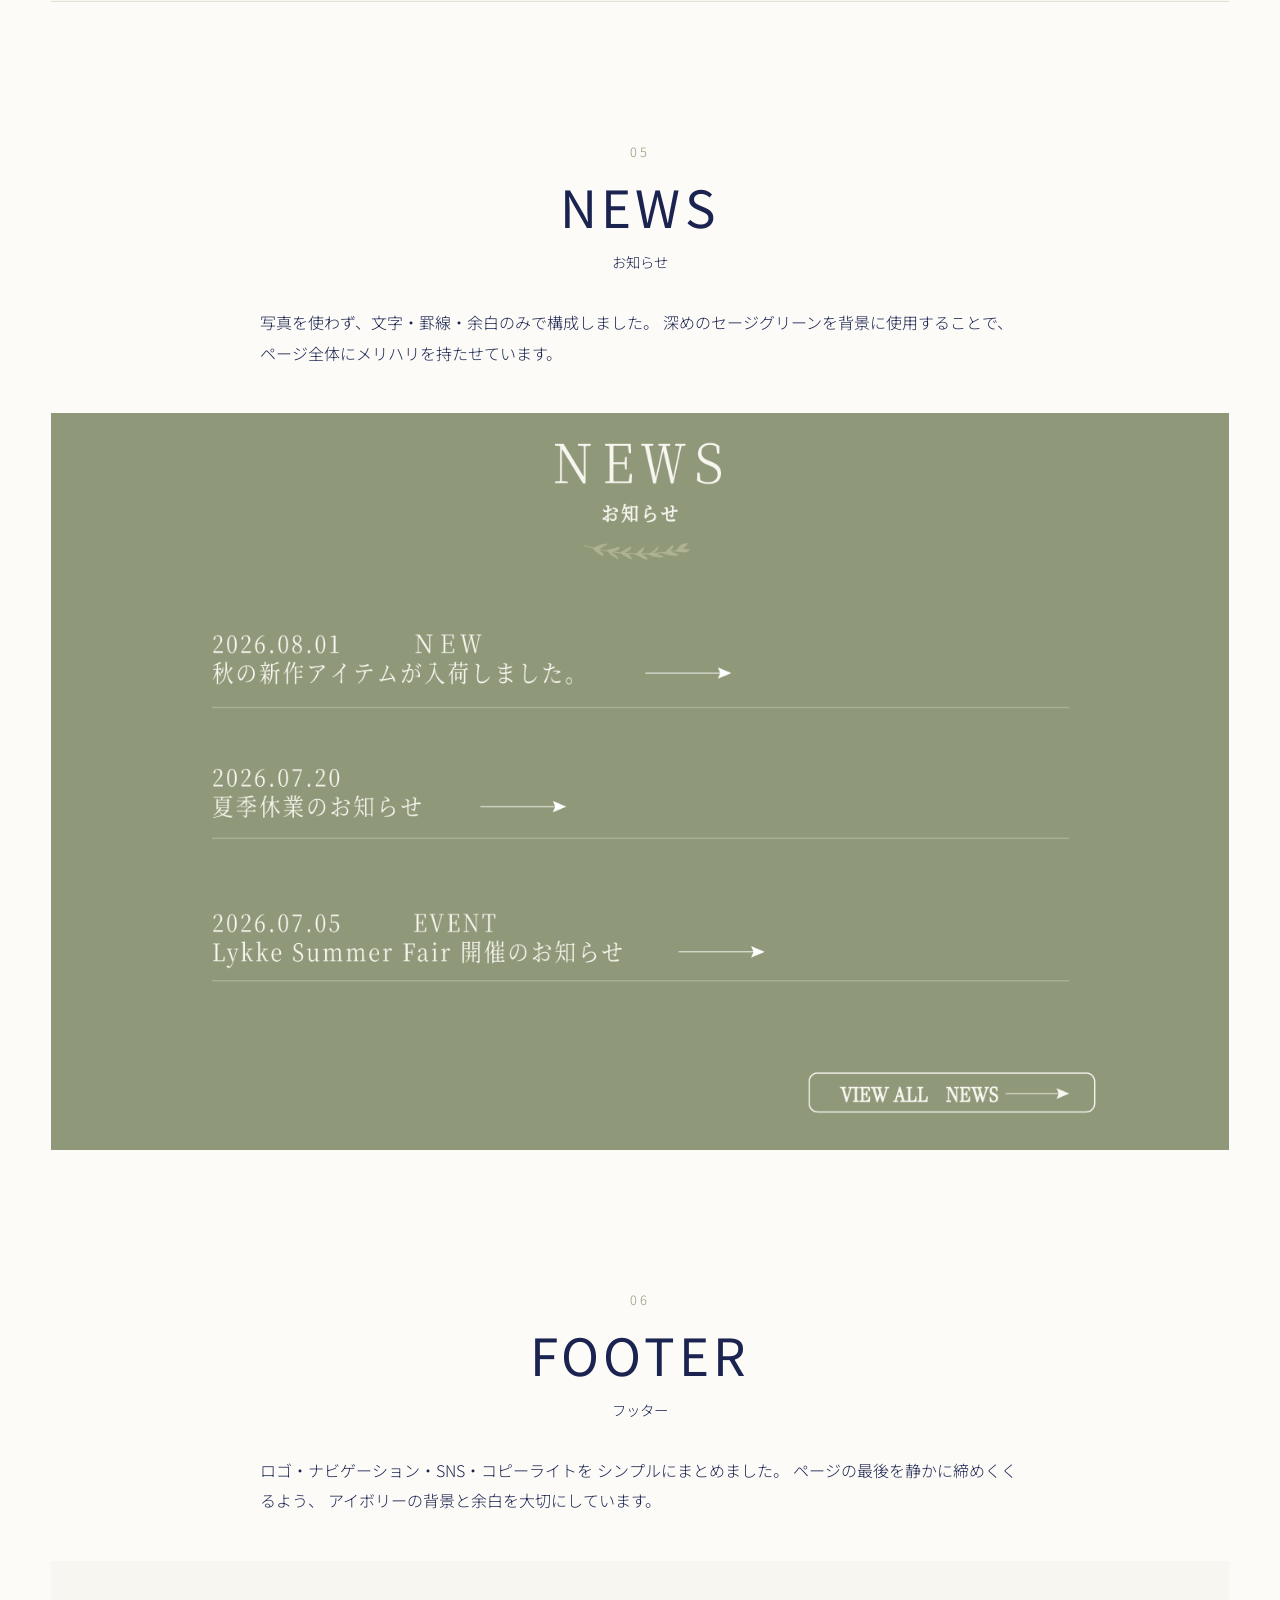
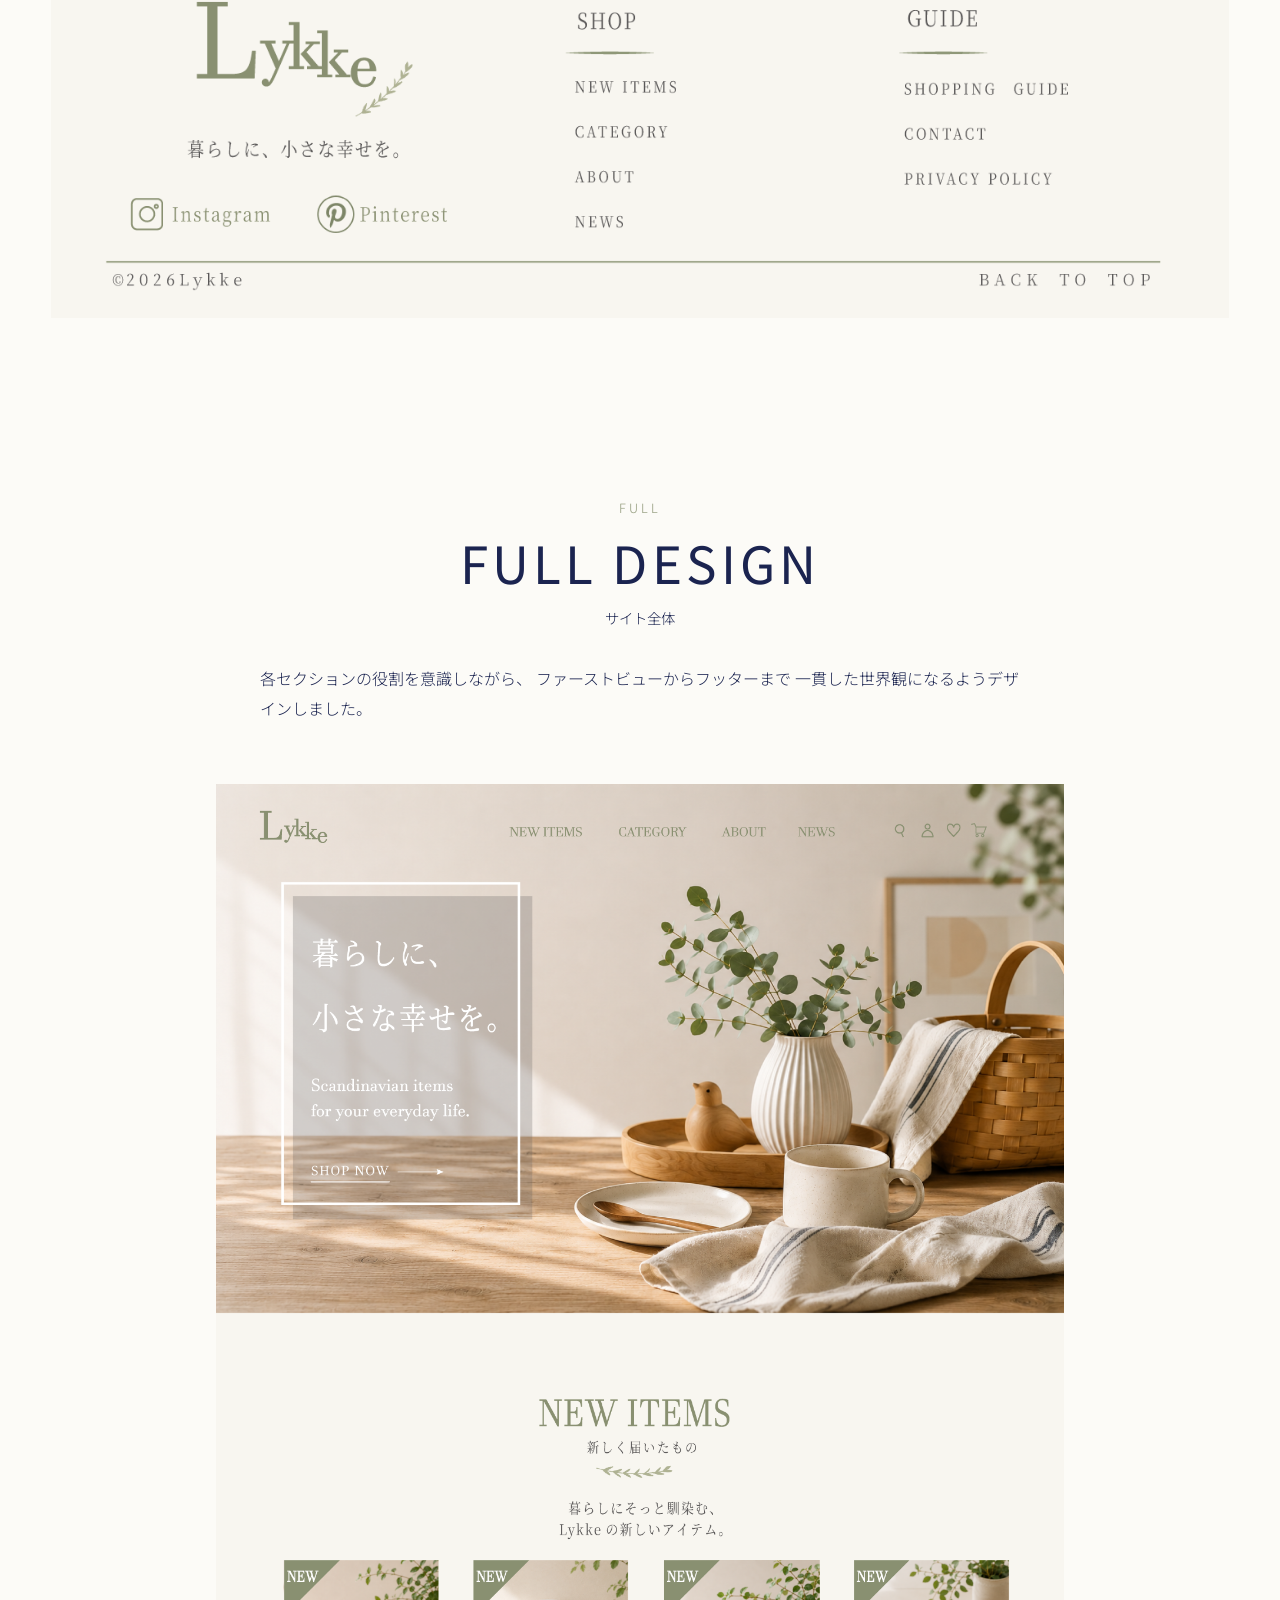
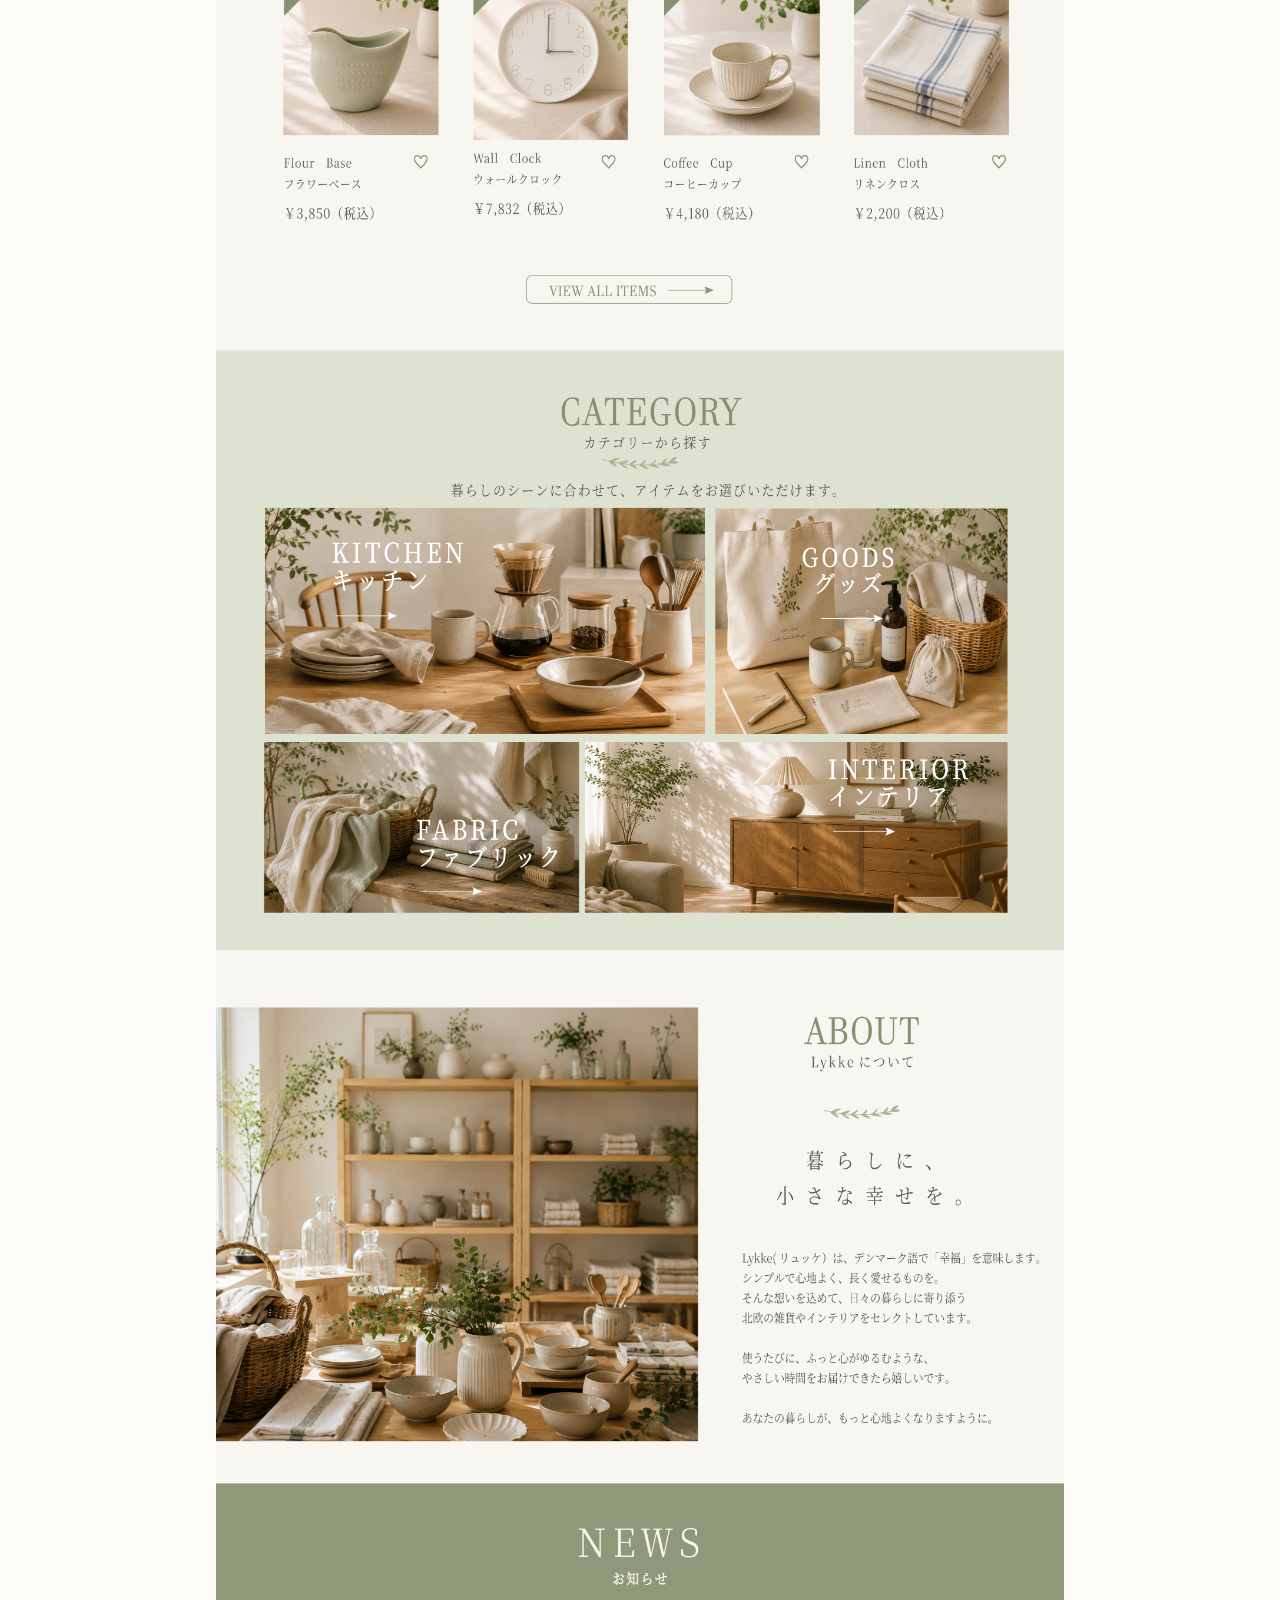
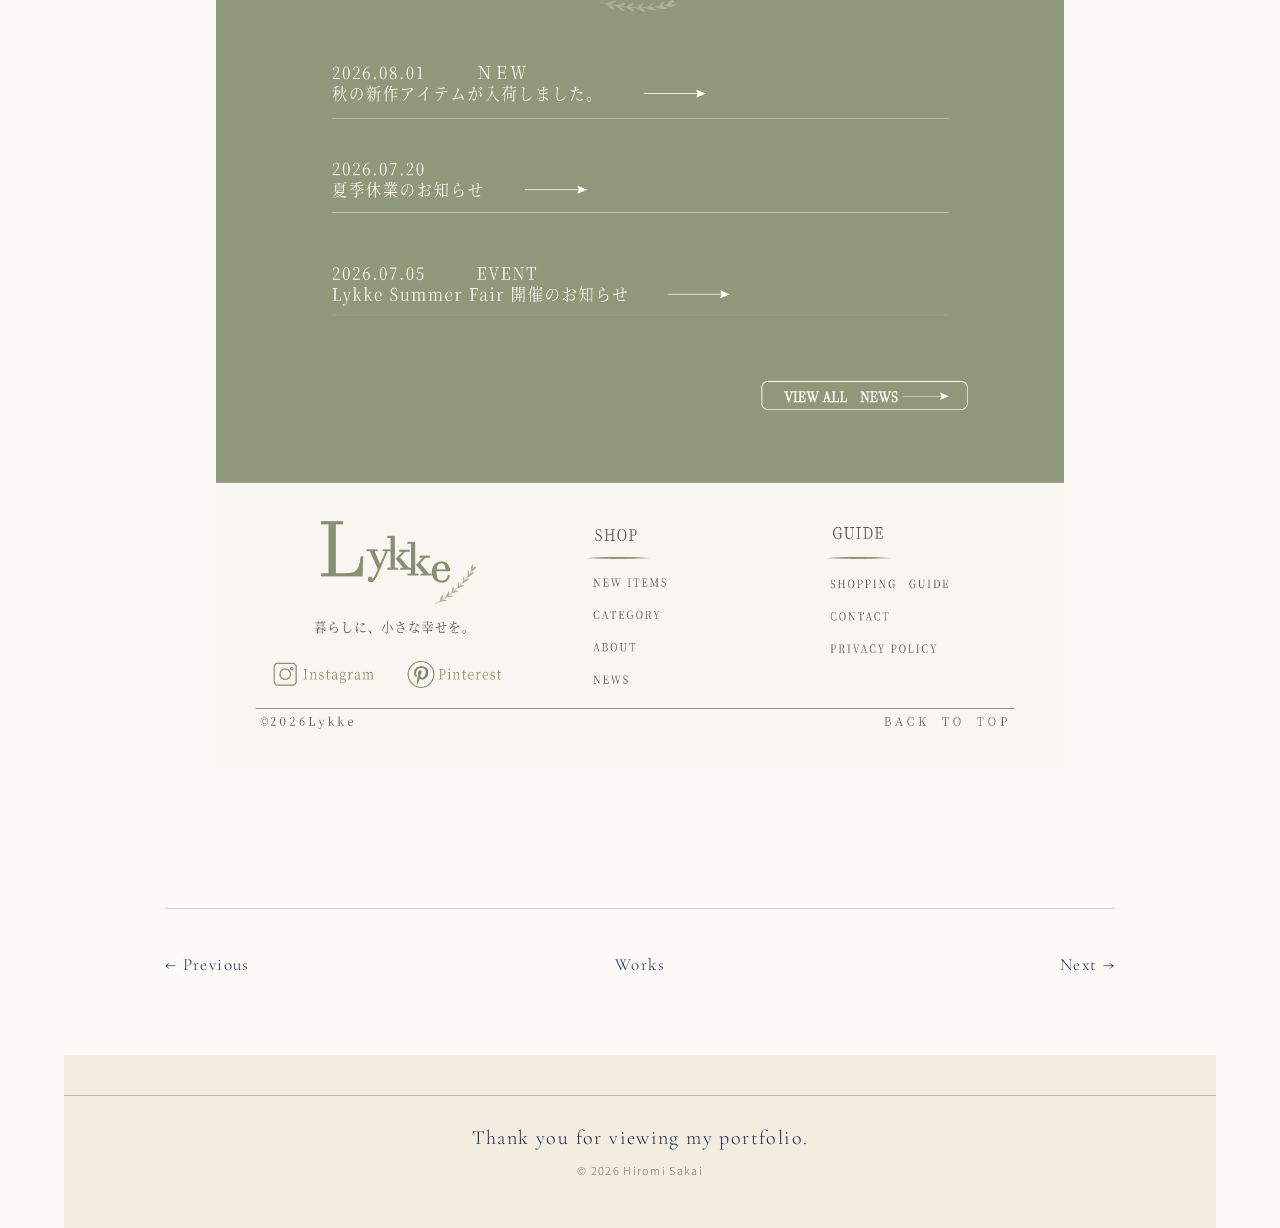
<file: works/lykke.html>
<!DOCTYPE html>
<html lang="ja">

<head>
  <meta charset="UTF-8">
<meta name="viewport" content="width=device-width, initial-scale=1.0">

<title>EC Site Design | Hiromi Sakai</title>

<meta name="description"
      content="Hiromi Sakai Portfolio - EC Site Design">

<!-- 蝶のファビコン -->
<link rel="icon"
      type="image/png"
      href="../images/favicon.png">

<!-- Google Fonts -->
<link rel="preconnect"
      href="https://fonts.googleapis.com">

<link rel="preconnect"
      href="https://fonts.gstatic.com"
      crossorigin>

<link href="https://fonts.googleapis.com/css2?family=Cormorant+Garamond:wght@300;400&family=Noto+Sans+JP:wght@300;400&display=swap"
      rel="stylesheet">

<link rel="stylesheet"
      href="../css/detail.css">  
</head>

<body>
<a href="../index.html#works"
   class="back-btn">
    ← Back to Works
</a>


<!-- 大きな背景文字 -->
<div class="detail-background-text"
     aria-hidden="true">
    EC SITE DESIGN
</div>


<section class="detail-title">

    <span>EC SITE DESIGN</span>

    <h1>LYKKE</h1>

    <div class="detail-title-line"></div>

</section>


<!-- 作品概要 -->
<section class="detail-text">

    <p>
        北欧雑貨を扱う架空のECサイト
        「Lykke（リュッケ）」をデザインしました。
    </p>

    <p>
        「暮らしに、小さな幸せを。」をコンセプトに、
        自然素材の温かみや、日々の暮らしに寄り添う
        やさしい世界観を意識しています。
    </p>

</section>


<!-- FIRST VIEW -->
<section class="lykke-section">

    <div class="lykke-section-heading">

        <span>01</span>

        <h2>FIRST VIEW</h2>

        <p>ファーストビュー</p>

    </div>

    <div class="lykke-section-text">

        <p>
            北欧雑貨のある暮らしをイメージできる写真を大きく使用し、
            ブランドの第一印象が伝わる構成にしました。
            くすみグリーンとアイボリーを基調に、
            落ち着きと温かみのある雰囲気を表現しています。
        </p>

    </div>

    <div class="lykke-section-image">

        <img src="../images/lykke-fv.png"
             alt="Lykke ECサイト ファーストビュー">

    </div>

</section>


<!-- NEW ITEMS -->
<section class="lykke-section">

    <div class="lykke-section-heading">

        <span>02</span>

        <h2>NEW ITEMS</h2>

        <p>新着商品</p>

    </div>

    <div class="lykke-section-text">

        <p>
            商品を見つけやすい4列構成とし、
            商品写真の色調や光の雰囲気を揃えることで、
            ショップ全体の統一感を意識しました。
        </p>

    </div>

    <div class="lykke-section-image">

        <img src="../images/lykke-new-items.png"
             alt="Lykke ECサイト NEW ITEMS">

    </div>

</section>


<!-- CATEGORY -->
<section class="lykke-section">

    <div class="lykke-section-heading">

        <span>03</span>

        <h2>CATEGORY</h2>

        <p>カテゴリー</p>

    </div>

    <div class="lykke-section-text">

        <p>
            KITCHEN・GOODS・FABRIC・INTERIORの4カテゴリーを、
            写真の大きさや配置に変化をつけてレイアウトしました。
            商品を探す楽しさと、ページ全体のリズムを意識しています。
        </p>

    </div>

    <div class="lykke-section-image">

        <img src="../images/lykke-category.png"
             alt="Lykke ECサイト CATEGORY">

    </div>

</section>


<!-- ABOUT -->
<section class="lykke-section">

    <div class="lykke-section-heading">

        <span>04</span>

        <h2>ABOUT</h2>

        <p>Lykkeについて</p>

    </div>

    <div class="lykke-section-text">

        <p>
            ブランドの世界観やコンセプトが伝わるよう、
            大きな写真と余白を活かしたシンプルな構成にしました。
            商品だけでなく、暮らしそのものを提案するショップを
            イメージしています。
        </p>

    </div>

    <div class="lykke-section-image">

        <img src="../images/lykke-about.png"
             alt="Lykke ECサイト ABOUT">

    </div>

</section>


<!-- NEWS -->
<section class="lykke-section">

    <div class="lykke-section-heading">

        <span>05</span>

        <h2>NEWS</h2>

        <p>お知らせ</p>

    </div>

    <div class="lykke-section-text">

        <p>
            写真を使わず、文字・罫線・余白のみで構成しました。
            深めのセージグリーンを背景に使用することで、
            ページ全体にメリハリを持たせています。
        </p>

    </div>

    <div class="lykke-section-image">

        <img src="../images/lykke-news.png"
             alt="Lykke ECサイト NEWS">

    </div>

</section>


<!-- FOOTER -->
<section class="lykke-section">

    <div class="lykke-section-heading">

        <span>06</span>

        <h2>FOOTER</h2>

        <p>フッター</p>

    </div>

    <div class="lykke-section-text">

        <p>
            ロゴ・ナビゲーション・SNS・コピーライトを
            シンプルにまとめました。
            ページの最後を静かに締めくくるよう、
            アイボリーの背景と余白を大切にしています。
        </p>

    </div>

    <div class="lykke-section-image">

        <img src="../images/lykke-footer.png"
             alt="Lykke ECサイト FOOTER">

    </div>

</section>


<!-- FULL DESIGN -->
<section class="lykke-section lykke-full-design">

    <div class="lykke-section-heading">

        <span>FULL</span>

        <h2>FULL DESIGN</h2>

        <p>サイト全体</p>

    </div>

    <div class="lykke-section-text">

        <p>
            各セクションの役割を意識しながら、
            ファーストビューからフッターまで
            一貫した世界観になるようデザインしました。
        </p>

    </div>

    <div class="lykke-full-image">

        <img src="../images/lykke-full.png"
             alt="Lykke ECサイト 全体デザイン">

    </div>

</section>


<!-- 作品ナビゲーション -->
<nav class="detail-navigation"
     aria-label="作品ページナビゲーション">

    <a href="business-card.html"
       class="detail-link">
        ← Previous
    </a>

    <a href="../index.html#works"
       class="detail-link detail-link-works">
        Works
    </a>

    <a href="lemon-pop.html"
       class="detail-link">
        Next →
    </a>

</nav>


<footer class="detail-footer">

    <div class="footer-line"></div>

    <p>
        Thank you for viewing my portfolio.
    </p>

    <small>
        © 2026 Hiromi Sakai
    </small>

</footer>
</body>
</html>
</file>
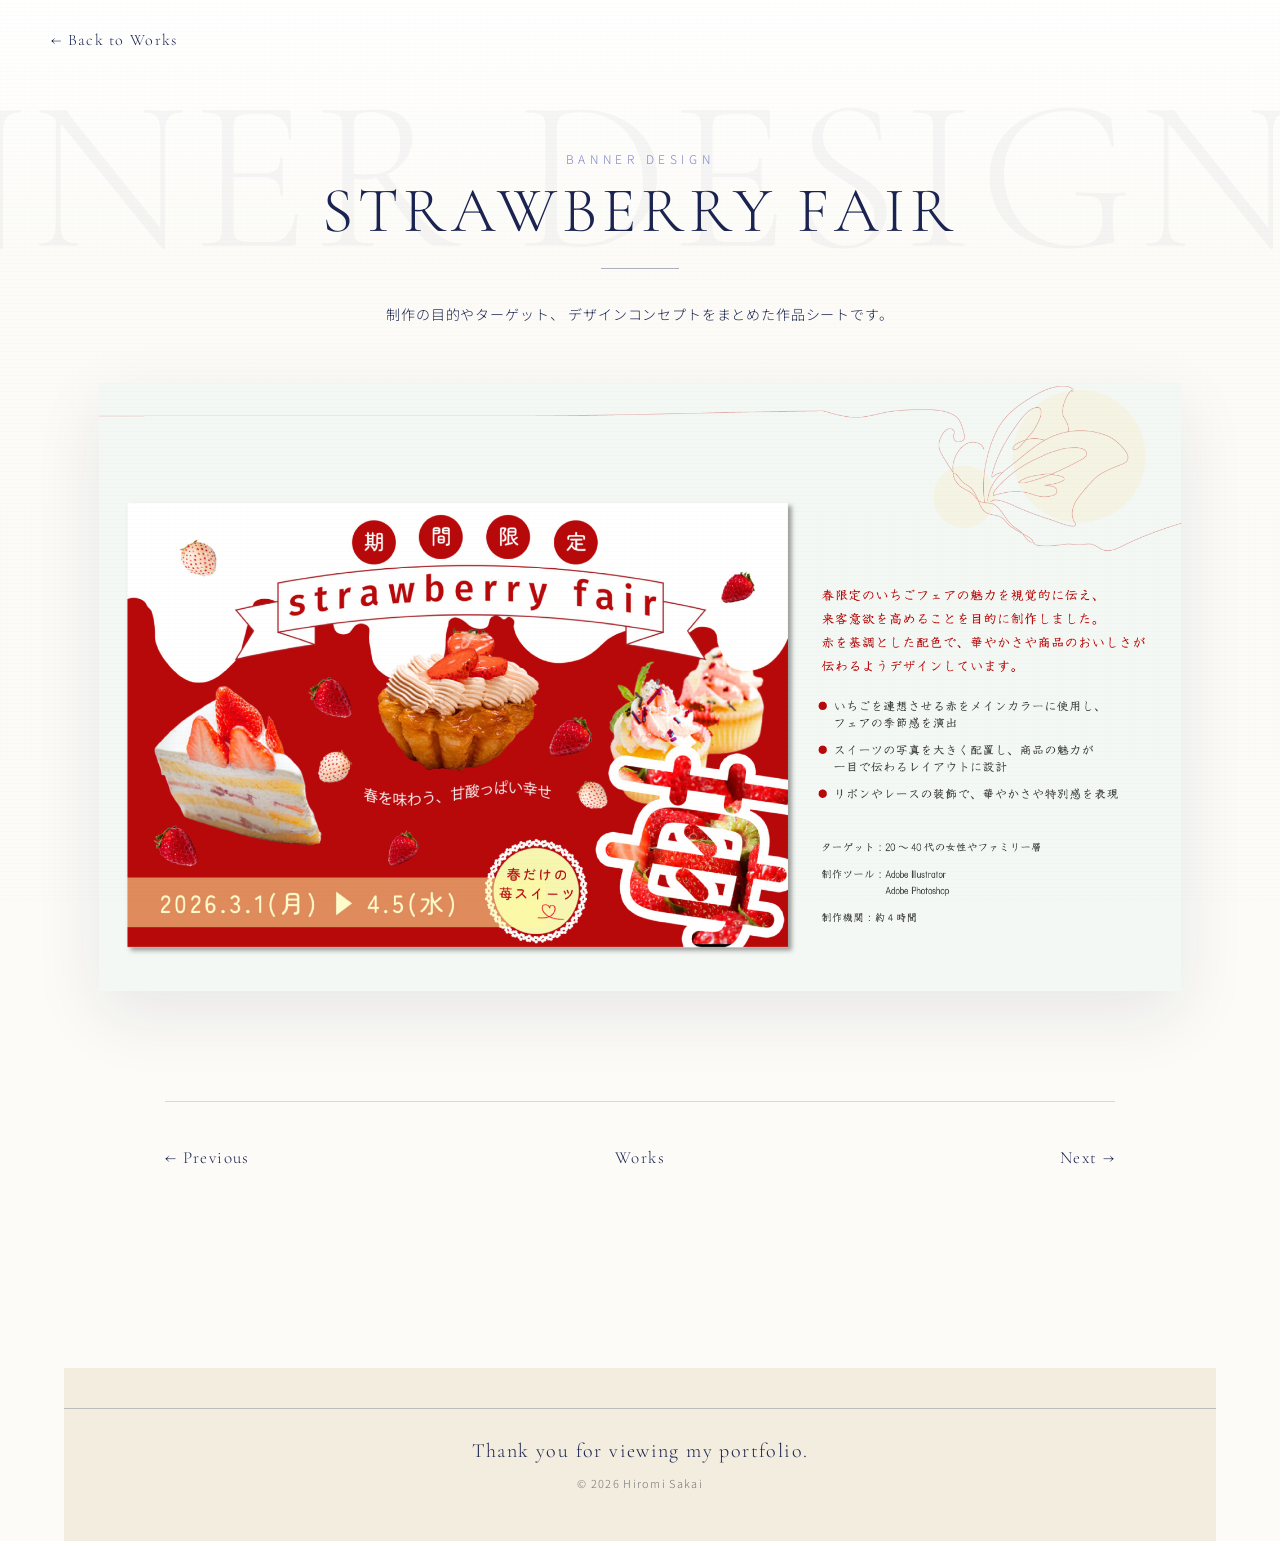
<file: works/strawberry-fair.html>
<!DOCTYPE html>
<html lang="ja">

<head>
  <meta charset="UTF-8">
<meta name="viewport" content="width=device-width, initial-scale=1.0">

<title>Strawberry Fair | Hiromi Sakai</title>

<meta name="description"
      content="Hiromi Sakai Portfolio - Strawberry Fair Banner Design">

<!-- 蝶のファビコン -->
<link rel="icon"
      type="image/png"
      href="../images/favicon.png">

<!-- Google Fonts -->
<link rel="preconnect"
      href="https://fonts.googleapis.com">

<link rel="preconnect"
      href="https://fonts.gstatic.com"
      crossorigin>

<link href="https://fonts.googleapis.com/css2?family=Cormorant+Garamond:wght@300;400&family=Noto+Sans+JP:wght@300;400&display=swap"
      rel="stylesheet">

<link rel="stylesheet"
      href="../css/detail.css">  
</head>

<body>

<header class="detail-header">

    <a href="../index.html#works"
   class="back-btn">
    ← Back to Works
</a>


<main class="detail-main">

    <!-- 大きな背景文字 -->
    <div class="detail-background-text"
         aria-hidden="true">
        BANNER DESIGN
    </div>


    <section class="detail-title">

        <span>BANNER DESIGN</span>

        <h1>STRAWBERRY FAIR</h1>

        <div class="detail-title-line"></div>

    </section>


    <section class="detail-text">

        <p>
            制作の目的やターゲット、
            デザインコンセプトをまとめた作品シートです。
        </p>

    </section>


    <section class="detail-image">

        <img src="../images/work-banner-02.png"
             alt="ストロベリーフェアのバナーデザイン作品シート">

    </section>


    <nav class="detail-navigation"
         aria-label="作品ページナビゲーション">

        <a href="consultation-meeting.html"
           class="detail-link">
            ← Previous
        </a>

        <a href="../index.html#works"
           class="detail-link detail-link-works">
            Works
        </a>

        <a href="summer-fair.html"
           class="detail-link">
            Next →
        </a>

    </nav>

</main>

<footer class="detail-footer">

    <div class="footer-line"></div>

    <p>
        Thank you for viewing my portfolio.
    </p>

    <small>
        © 2026 Hiromi Sakai
    </small>

</footer>

</body>

</html>
</file>
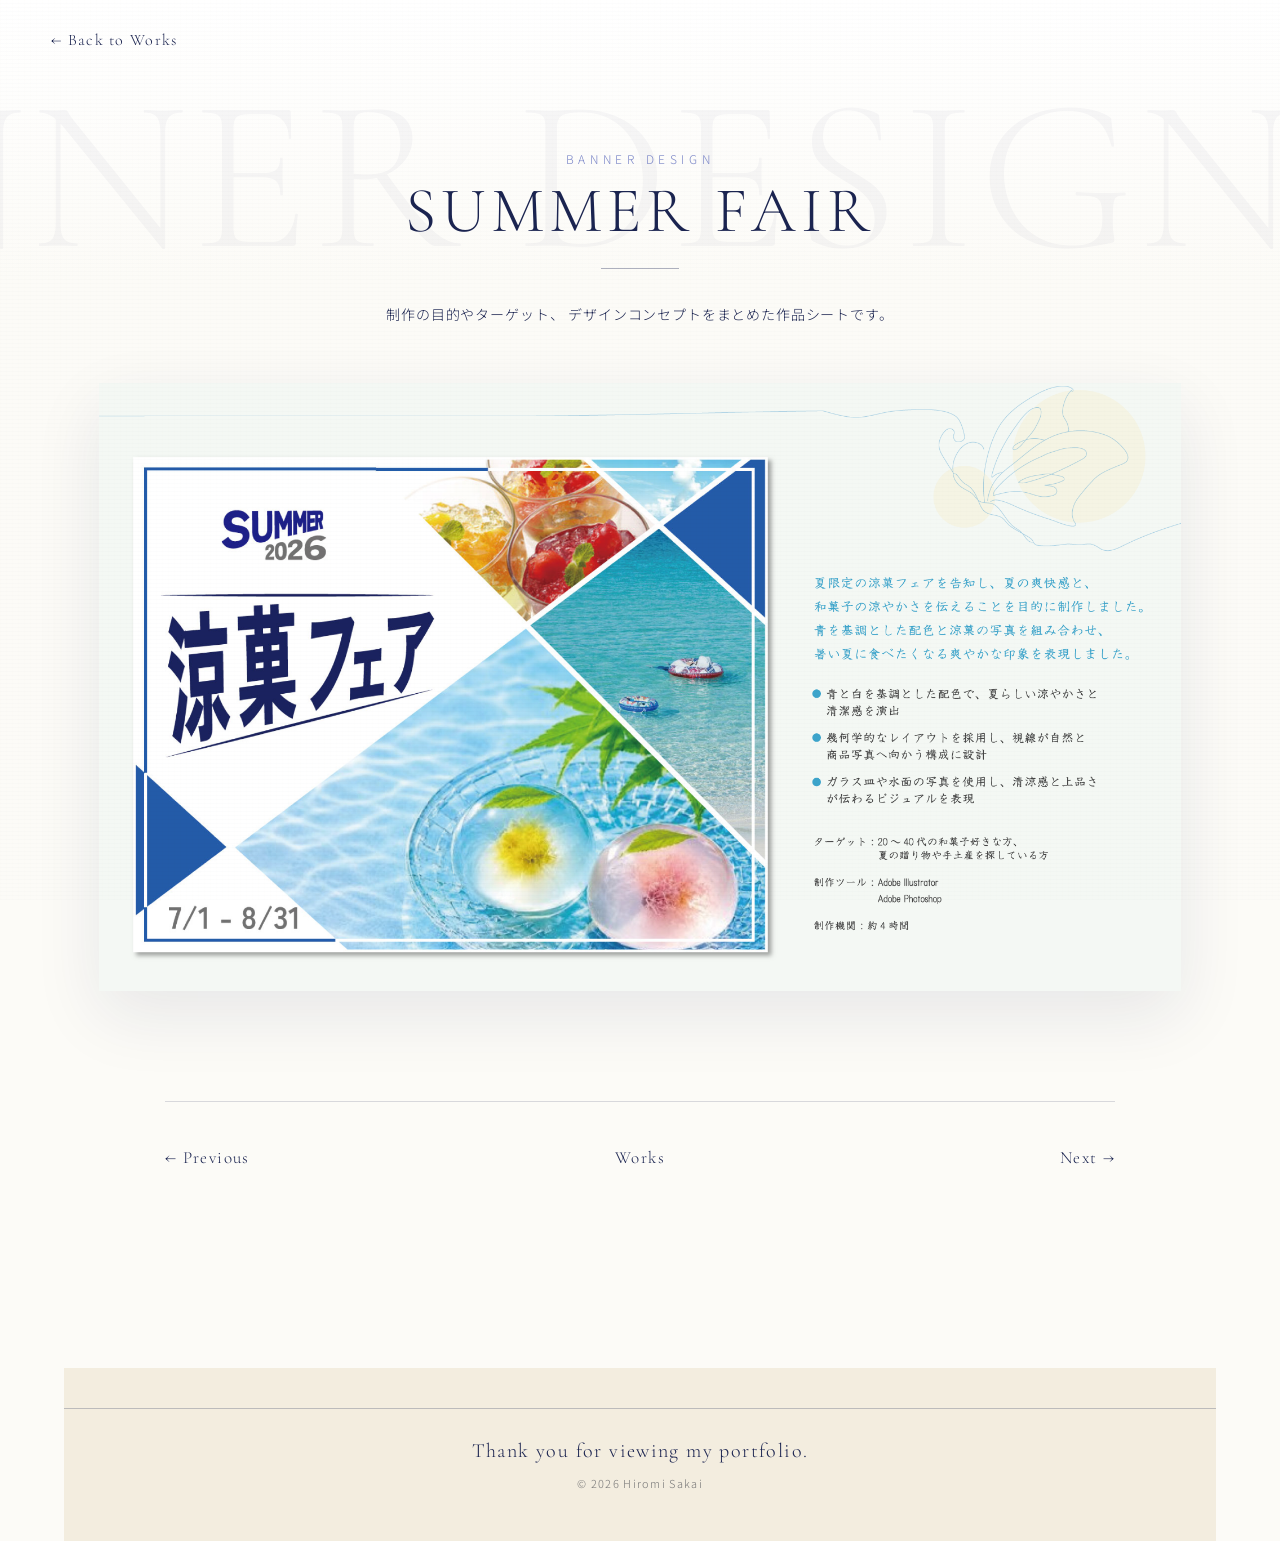
<file: works/summer-fair.html>
<!DOCTYPE html>
<html lang="ja">

<head>
  <meta charset="UTF-8">
<meta name="viewport" content="width=device-width, initial-scale=1.0">

<title>Summer Fair | Hiromi Sakai</title>

<meta name="description"
      content="Hiromi Sakai Portfolio - Summer Fair Banner Design">

<!-- 蝶のファビコン -->
<link rel="icon"
      type="image/png"
      href="../images/favicon.png">

<!-- Google Fonts -->
<link rel="preconnect"
      href="https://fonts.googleapis.com">

<link rel="preconnect"
      href="https://fonts.gstatic.com"
      crossorigin>

<link href="https://fonts.googleapis.com/css2?family=Cormorant+Garamond:wght@300;400&family=Noto+Sans+JP:wght@300;400&display=swap"
      rel="stylesheet">

<link rel="stylesheet"
      href="../css/detail.css">  
</head>

<body>

<header class="detail-header">

    <a href="../index.html#works"
   class="back-btn">
    ← Back to Works
</a>


<main class="detail-main">

    <!-- 大きな背景文字 -->
    <div class="detail-background-text"
         aria-hidden="true">
        BANNER DESIGN
    </div>


    <section class="detail-title">

        <span>BANNER DESIGN</span>

        <h1>SUMMER FAIR</h1>

        <div class="detail-title-line"></div>

    </section>


    <section class="detail-text">

        <p>
            制作の目的やターゲット、
            デザインコンセプトをまとめた作品シートです。
        </p>

    </section>


    <section class="detail-image">

        <img src="../images/work-banner-03.png"
             alt="サマーフェアのバナーデザイン作品シート">

    </section>


    <nav class="detail-navigation"
         aria-label="作品ページナビゲーション">

        <a href="strawberry-fair.html"
           class="detail-link">
            ← Previous
        </a>

        <a href="../index.html#works"
           class="detail-link detail-link-works">
            Works
        </a>

        <a href="autumn-fair.html"
           class="detail-link">
            Next →
        </a>

    </nav>

</main>

<footer class="detail-footer">

    <div class="footer-line"></div>

    <p>
        Thank you for viewing my portfolio.
    </p>

    <small>
        © 2026 Hiromi Sakai
    </small>

</footer>

</body>

</html>
</file>
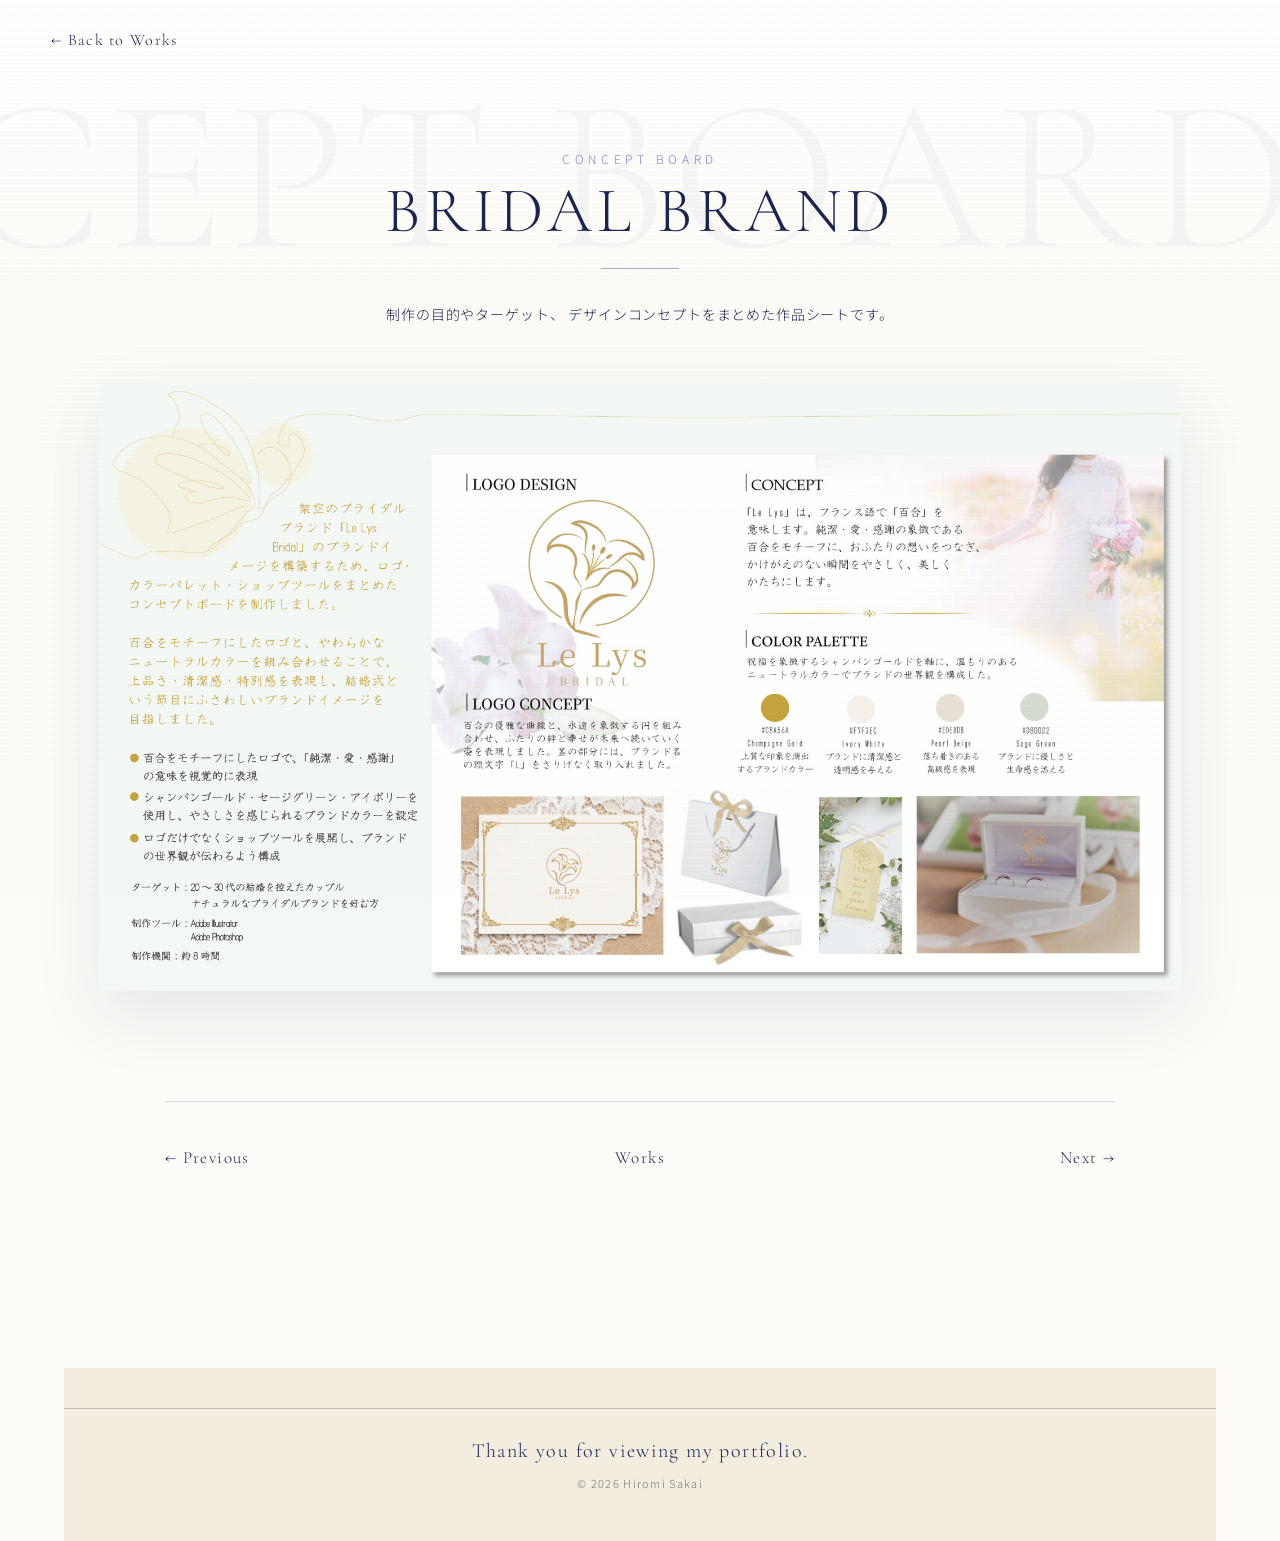
<file: works/wedding-hall.html>
<!DOCTYPE html>
<html lang="ja">

<head>
  <meta charset="UTF-8">
<meta name="viewport" content="width=device-width, initial-scale=1.0">

<title>Bridal Brand | Hiromi Sakai</title>

<meta name="description"
      content="Hiromi Sakai Portfolio - Bridal Brand Concept Board">

<!-- 蝶のファビコン -->
<link rel="icon"
      type="image/png"
      href="../images/favicon.png">

<!-- Google Fonts -->
<link rel="preconnect"
      href="https://fonts.googleapis.com">

<link rel="preconnect"
      href="https://fonts.gstatic.com"
      crossorigin>

<link href="https://fonts.googleapis.com/css2?family=Cormorant+Garamond:wght@300;400&family=Noto+Sans+JP:wght@300;400&display=swap"
      rel="stylesheet">

<link rel="stylesheet"
      href="../css/detail.css">  
</head>

<body>

<header class="detail-header">

    <a href="../index.html#works"
   class="back-btn">
    ← Back to Works
</a>


<main class="detail-main">

    <!-- 大きな背景文字 -->
    <div class="detail-background-text"
         aria-hidden="true">
        CONCEPT BOARD
    </div>


    <section class="detail-title">

        <span>CONCEPT BOARD</span>

        <h1>BRIDAL BRAND</h1>

        <div class="detail-title-line"></div>

    </section>


    <section class="detail-text">

        <p>
            制作の目的やターゲット、
            デザインコンセプトをまとめた作品シートです。
        </p>

    </section>


    <section class="detail-image">

        <img src="../images/work-concept-01.png"
             alt="ブライダルブランドのコンセプトボード作品シート">

    </section>


    <nav class="detail-navigation"
         aria-label="作品ページナビゲーション">

        <a href="grand-open.html"
           class="detail-link">
            ← Previous
        </a>

        <a href="../index.html#works"
           class="detail-link detail-link-works">
            Works
        </a>

        <a href="handmade-goods-shop.html"
           class="detail-link">
            Next →
        </a>

    </nav>

</main>

<footer class="detail-footer">

    <div class="footer-line"></div>

    <p>
        Thank you for viewing my portfolio.
    </p>

    <small>
        © 2026 Hiromi Sakai
    </small>

</footer>

</body>

</html>
</file>
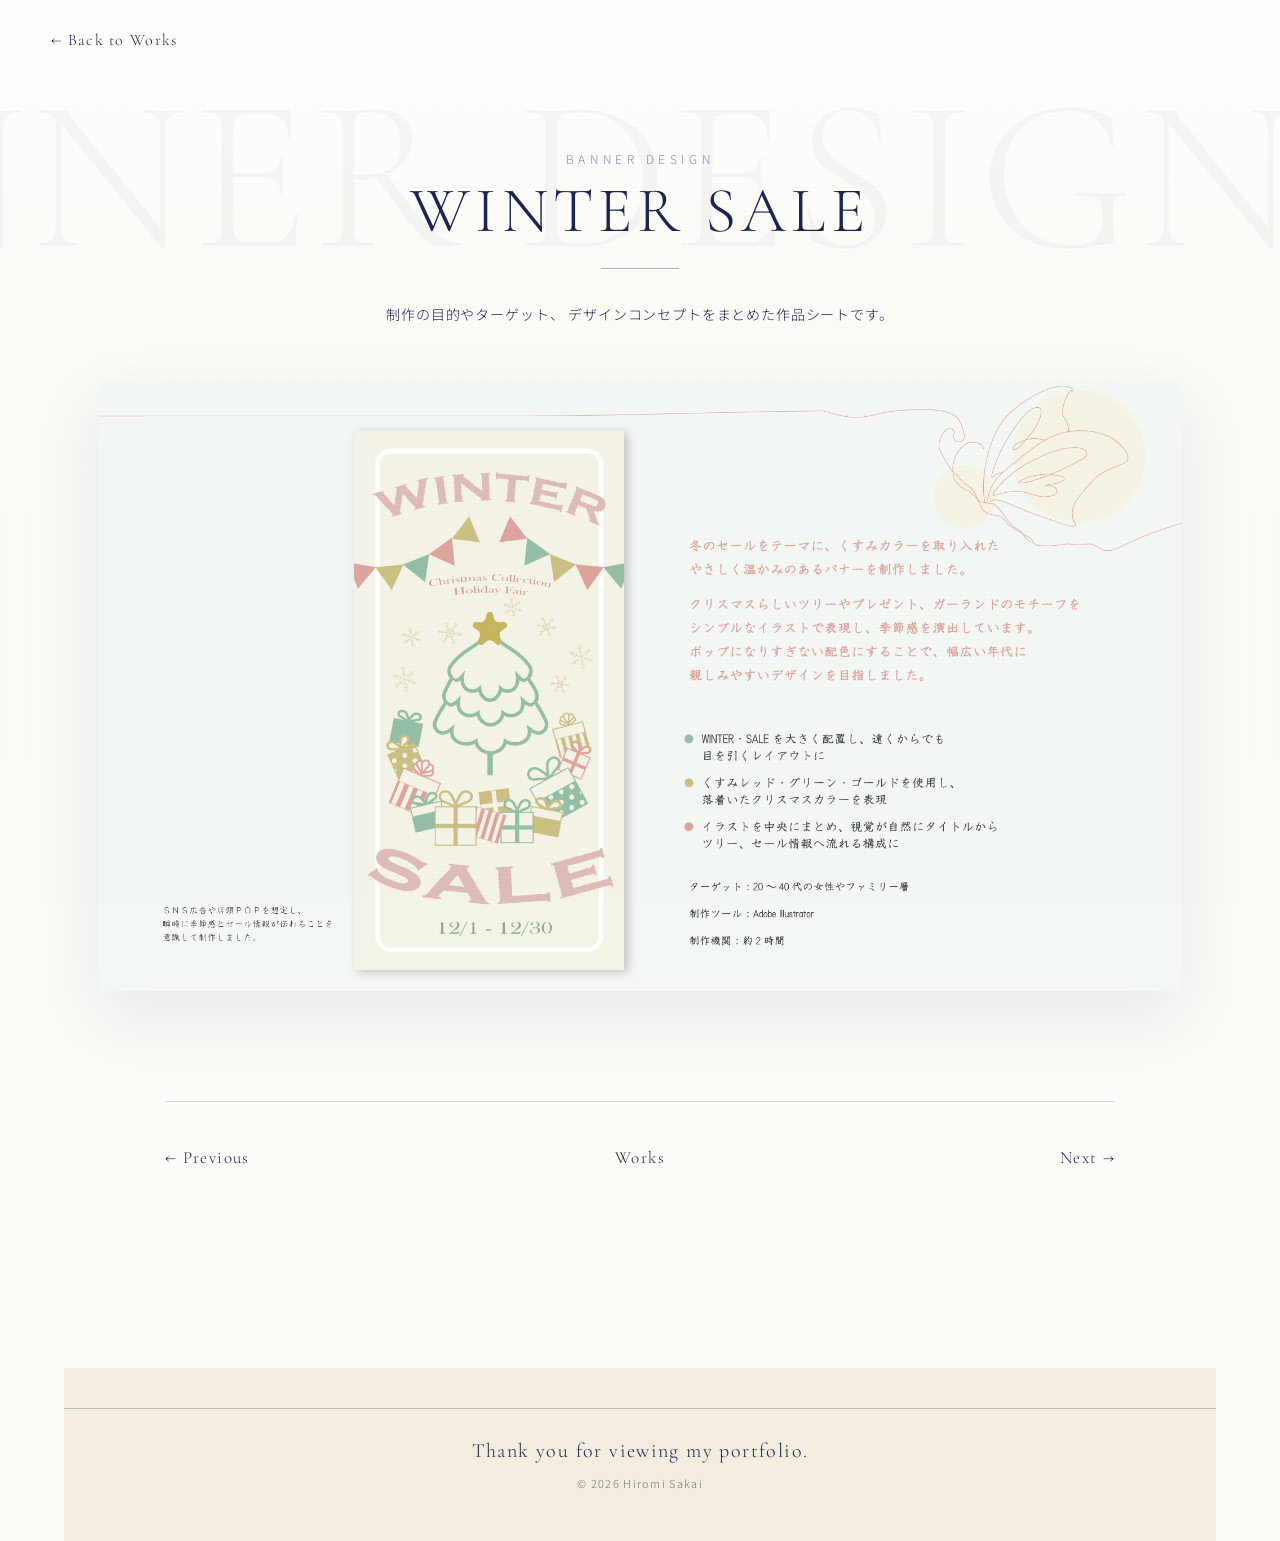
<file: works/winter-sale.html>
<!DOCTYPE html>
<html lang="ja">

<head>
  <meta charset="UTF-8">
<meta name="viewport" content="width=device-width, initial-scale=1.0">

<title>Winter Sale | Hiromi Sakai</title>

<meta name="description"
      content="Hiromi Sakai Portfolio - Winter Sale Banner Design">

<!-- 蝶のファビコン -->
<link rel="icon"
      type="image/png"
      href="../images/favicon.png">

<!-- Google Fonts -->
<link rel="preconnect"
      href="https://fonts.googleapis.com">

<link rel="preconnect"
      href="https://fonts.gstatic.com"
      crossorigin>

<link href="https://fonts.googleapis.com/css2?family=Cormorant+Garamond:wght@300;400&family=Noto+Sans+JP:wght@300;400&display=swap"
      rel="stylesheet">

<link rel="stylesheet"
      href="../css/detail.css">  
</head>

<body>

<header class="detail-header">

    <a href="../index.html#works"
   class="back-btn">
    ← Back to Works
</a>


<main class="detail-main">

    <!-- 大きな背景文字 -->
    <div class="detail-background-text"
         aria-hidden="true">
        BANNER DESIGN
    </div>


    <section class="detail-title">

        <span>BANNER DESIGN</span>

        <h1>WINTER SALE</h1>

        <div class="detail-title-line"></div>

    </section>


    <section class="detail-text">

        <p>
            制作の目的やターゲット、
            デザインコンセプトをまとめた作品シートです。
        </p>

    </section>


    <section class="detail-image">

        <img src="../images/work-banner-05.png"
             alt="ウィンターセールのバナーデザイン作品シート">

    </section>


    <nav class="detail-navigation"
         aria-label="作品ページナビゲーション">

        <a href="autumn-fair.html"
           class="detail-link">
            ← Previous
        </a>

        <a href="../index.html#works"
           class="detail-link detail-link-works">
            Works
        </a>

        <a href="farmers-market.html"
           class="detail-link">
            Next →
        </a>

    </nav>

</main>

<footer class="detail-footer">

    <div class="footer-line"></div>

    <p>
        Thank you for viewing my portfolio.
    </p>

    <small>
        © 2026 Hiromi Sakai
    </small>

</footer>

</body>

</html>
</file>
<file: css/detail.css>
/* ==================================================
   DETAIL PAGE FINAL DESIGN
================================================== */


/* --------------------------------
   ページ全体
-------------------------------- */

body{
    position:relative;

    margin:0;

    overflow-x:hidden;

    color:#1B2450;

    background:#FCFBF7;

    font-family:"Noto Sans JP",sans-serif;
    font-weight:300;
}


/* --------------------------------
   ごく薄い紙の質感
-------------------------------- */

body::before{
    content:"";

    position:fixed;
    inset:0;

    z-index:9999;

    pointer-events:none;

    background-image:
        repeating-linear-gradient(
            0deg,
            rgba(27,36,80,.014) 0,
            rgba(27,36,80,.014) 1px,
            transparent 1px,
            transparent 4px
        ),
        repeating-linear-gradient(
            90deg,
            rgba(148,125,75,.012) 0,
            rgba(148,125,75,.012) 1px,
            transparent 1px,
            transparent 6px
        );

    opacity:.6;

    mix-blend-mode:multiply;
}


/* --------------------------------
   Back to Works
-------------------------------- */

.back-btn{
    position:fixed;

    top:30px;
    left:4%;

    z-index:100;

    color:#1B2450;

    font-family:"Cormorant Garamond",serif;
    font-size:16px;

    letter-spacing:.08em;

    text-decoration:none;

    transition:opacity .3s ease;
}


.back-btn:hover{
    opacity:.55;
}


/* --------------------------------
   MAIN
-------------------------------- */

.detail-main{
    position:relative;

    overflow:hidden;

    padding:
        150px 6%
        120px;

    background:
        linear-gradient(
            180deg,
            #ffffff 0%,
            #FCFBF7 22%,
            #FCFBF7 100%
        );
}


/* --------------------------------
   大きな背景文字
-------------------------------- */

.detail-background-text{
    position:absolute;

    top:90px;
    right:-20px;

    z-index:0;

    color:
        rgba(27,36,80,.035);

    font-family:
        "Cormorant Garamond",
        serif;

    font-size:
        clamp(
            120px,
            17vw,
            280px
        );

    font-weight:300;

    line-height:.8;

    letter-spacing:.02em;

    white-space:nowrap;

    pointer-events:none;
}


/* --------------------------------
   TITLE
-------------------------------- */

.detail-title{
    position:relative;

    z-index:1;

    margin-bottom:32px;

    text-align:center;
}


.detail-title span{
    display:block;

    margin-bottom:12px;

    color:#7A86C8;

    font-size:12px;

    letter-spacing:.38em;
}


.detail-title h1{
    margin:0;

    font-family:
        "Cormorant Garamond",
        serif;

    font-size:
        clamp(
            42px,
            5vw,
            68px
        );

    font-weight:300;

    line-height:1;

    letter-spacing:.08em;
}


/* タイトル下のネイビーライン */

.detail-title-line{
    width:78px;
    height:1px;

    margin:25px auto 0;

    background:
        rgba(27,36,80,.35);
}


/* --------------------------------
   INTRO TEXT
-------------------------------- */

.detail-text{
    position:relative;

    z-index:1;

    width:min(
        700px,
        90%
    );

    margin:
        0 auto
        55px;

    text-align:center;
}


.detail-text p{
    margin:0;

    font-size:14px;

    line-height:1.9;

    letter-spacing:.06em;
}


/* --------------------------------
   ILLUSTRATOR WORK SHEET
-------------------------------- */

.detail-image{
    position:relative;

    z-index:1;

    width:min(
        1500px,
        96%
    );

    margin:
        0 auto
        110px;
}


.detail-image img{
    display:block;

    width:100%;
    height:auto;

    margin:0 auto;

    background:#ffffff;

    box-shadow:
        0 24px 65px
        rgba(27,36,80,.09);
}


/* --------------------------------
   NAVIGATION
-------------------------------- */

.detail-navigation{
    position:relative;

    z-index:1;

    width:min(
        950px,
        90%
    );

    margin:0 auto;

    padding-top:45px;

    border-top:
        1px solid
        rgba(27,36,80,.16);

    display:grid;

    grid-template-columns:
        1fr
        1fr
        1fr;

    align-items:center;
}


.detail-link{
    position:relative;

    color:#1B2450;

    font-family:
        "Cormorant Garamond",
        serif;

    font-size:17px;

    letter-spacing:.08em;

    text-decoration:none;

    transition:
        opacity .3s ease;
}


.detail-link:first-child{
    text-align:left;
}


.detail-link-works{
    text-align:center;
}


.detail-link:last-child{
    text-align:right;
}


.detail-link:hover{
    opacity:.5;
}


/* --------------------------------
   FOOTER
-------------------------------- */

.detail-footer{
    padding:
        65px 6%
        45px;

    text-align:center;

    background:#F3EDDF;
}


.detail-footer .footer-line{
    width:min(
        480px,
        72%
    );

    height:1px;

    margin:
        0 auto
        25px;

    background:
        rgba(27,36,80,.18);
}


.detail-footer p{
    margin:
        0 0
        18px;

    font-family:
        "Cormorant Garamond",
        serif;

    font-size:20px;

    letter-spacing:.07em;
}


.detail-footer small{
    color:#777;

    font-size:11px;

    letter-spacing:.12em;
}


/* ==================================================
   TABLET
================================================== */

@media(max-width:980px){

    .detail-main{
        padding:
            125px 5%
            90px;
    }


    .detail-background-text{
        top:80px;

        font-size:
            clamp(
                100px,
                18vw,
                170px
            );
    }


    .detail-image{
        width:100%;

        margin-bottom:80px;
    }


    .detail-navigation{
        width:95%;
    }

}


/* ==================================================
   SMARTPHONE
================================================== */

@media(max-width:600px){

    .back-btn{
        top:20px;
        left:5%;

        font-size:14px;
    }


    .detail-main{
        padding:
            100px 5%
            75px;
    }


    .detail-background-text{
        top:70px;
        right:-10px;

        font-size:78px;

        opacity:.8;
    }


    .detail-title{
        margin-bottom:25px;
    }


    .detail-title span{
        font-size:10px;

        letter-spacing:.3em;
    }


    .detail-title h1{
        font-size:38px;

        line-height:1.1;
    }


    .detail-title-line{
        width:52px;

        margin-top:18px;
    }


    .detail-text{
        width:94%;

        margin-bottom:38px;
    }


    .detail-text p{
        font-size:13px;

        line-height:1.8;
    }


    .detail-image{
        width:100%;

        margin-bottom:65px;
    }


    .detail-image img{
        box-shadow:
            0 14px 38px
            rgba(27,36,80,.08);
    }


    .detail-navigation{
        width:100%;

        padding-top:30px;
    }


    .detail-link{
        font-size:14px;
    }


    .detail-footer{
        padding:
            50px 5%
            35px;
    }


    .detail-footer p{
        font-size:17px;
    }

}
/* =========================
   LYKKE DETAIL PAGE
========================= */

.lykke-section {
    width: min(92%, 1400px);
    margin: 140px auto;
}

.lykke-section-heading {
    text-align: center;
    margin-bottom: 35px;
}

.lykke-section-heading span {
    display: block;
    margin-bottom: 8px;
    font-size: 0.8rem;
    letter-spacing: 0.25em;
    color: #8f9878;
}

.lykke-section-heading h2 {
    margin: 0;
    font-size: clamp(2rem, 4vw, 3.2rem);
    font-weight: 400;
    letter-spacing: 0.08em;
}

.lykke-section-heading p {
    margin-top: 8px;
    font-size: 0.9rem;
}

.lykke-section-text {
    max-width: 760px;
    margin: 0 auto 45px;
}

.lykke-section-text p {
    margin: 0;
    line-height: 1.9;
}

.lykke-section-image {
    width: 100%;
    margin: 0 auto;
}

.lykke-section-image img {
    display: block;
    width: 100%;
    height: auto;
}

.lykke-full-design {
    margin-top: 180px;
}

.lykke-full-image {
    width: min(72%, 900px);
    margin: 60px auto 0;
}

.lykke-full-image img {
    display: block;
    width: 100%;
    height: auto;
}
/* =========================
   LEMON POP DETAIL
========================= */

.lemon-detail-info {
    width: min(90%, 1100px);
    margin: 100px auto 140px;

    display: grid;
    grid-template-columns: repeat(3, 1fr);
    gap: 55px;
}

.lemon-info-item {
    padding-top: 25px;
    border-top: 1px solid rgba(27, 36, 80, 0.25);
}

.lemon-info-item > span {
    display: block;
    margin-bottom: 12px;

    font-family: "Cormorant Garamond", serif;
    font-size: 0.85rem;
    letter-spacing: 0.22em;

    color: #1B2450;
}

.lemon-info-item h2 {
    margin: 0 0 20px;

    font-size: 1.05rem;
    font-weight: 500;
    letter-spacing: 0.08em;

    color: #1B2450;
}

.lemon-info-item p {
    margin: 0;

    font-size: 0.9rem;
    line-height: 1.9;

    color: #333;
}


/* タブレット・スマホ */
@media (max-width: 800px) {

    .lemon-detail-info {
        grid-template-columns: 1fr;
        gap: 50px;

        margin-top: 70px;
        margin-bottom: 100px;
    }

}
/* LEMON POP ポスターサイズ調整 */

.lemon-poster-image {
    width: min(82%, 1150px);
    margin-left: auto;
    margin-right: auto;
}

.lemon-poster-image img {
    display: block;
    width: 100%;
    height: auto;
}
/* =========================
   DETAIL FOOTER
========================= */

.detail-footer {
    width: min(90%, 1400px);
    margin: 80px auto 0;
    padding: 40px 0 50px;
    text-align: center;
}

.detail-footer .footer-line {
    width: 100%;
    height: 1px;
    margin-bottom: 30px;
    background: rgba(27, 36, 80, 0.25);
}

.detail-footer p {
    margin: 0 0 12px;
    text-align: center;
}

.detail-footer small {
    display: block;
    text-align: center;
}
/* =========================
   LEMON POP WEB BANNER
========================= */

.lemon-banner-section {
    width: min(90%, 1200px);
    margin: 120px auto;
}

.lemon-banner-heading {
    text-align: center;
    margin-bottom: 45px;
}

.lemon-banner-heading span {
    display: block;
    margin-bottom: 10px;

    font-family: "Cormorant Garamond", serif;
    font-size: 0.85rem;
    letter-spacing: 0.25em;

    color: #1B2450;
}

.lemon-banner-heading h2 {
    margin: 0 0 18px;

    font-size: clamp(2rem, 4vw, 3rem);
    font-weight: 400;
    letter-spacing: 0.08em;

    color: #1B2450;
}

.lemon-banner-heading p {
    max-width: 700px;
    margin: 0 auto;

    font-size: 0.95rem;
    line-height: 1.9;
}

.lemon-banner-image {
    width: 100%;
    margin: 0 auto 40px;
}

.lemon-banner-image img {
    display: block;
    width: 100%;
    height: auto;
}

.lemon-banner-text {
    max-width: 760px;
    margin: 0 auto;
}

.lemon-banner-text p {
    margin: 0;

    font-size: 0.9rem;
    line-height: 1.9;
}
</file>
